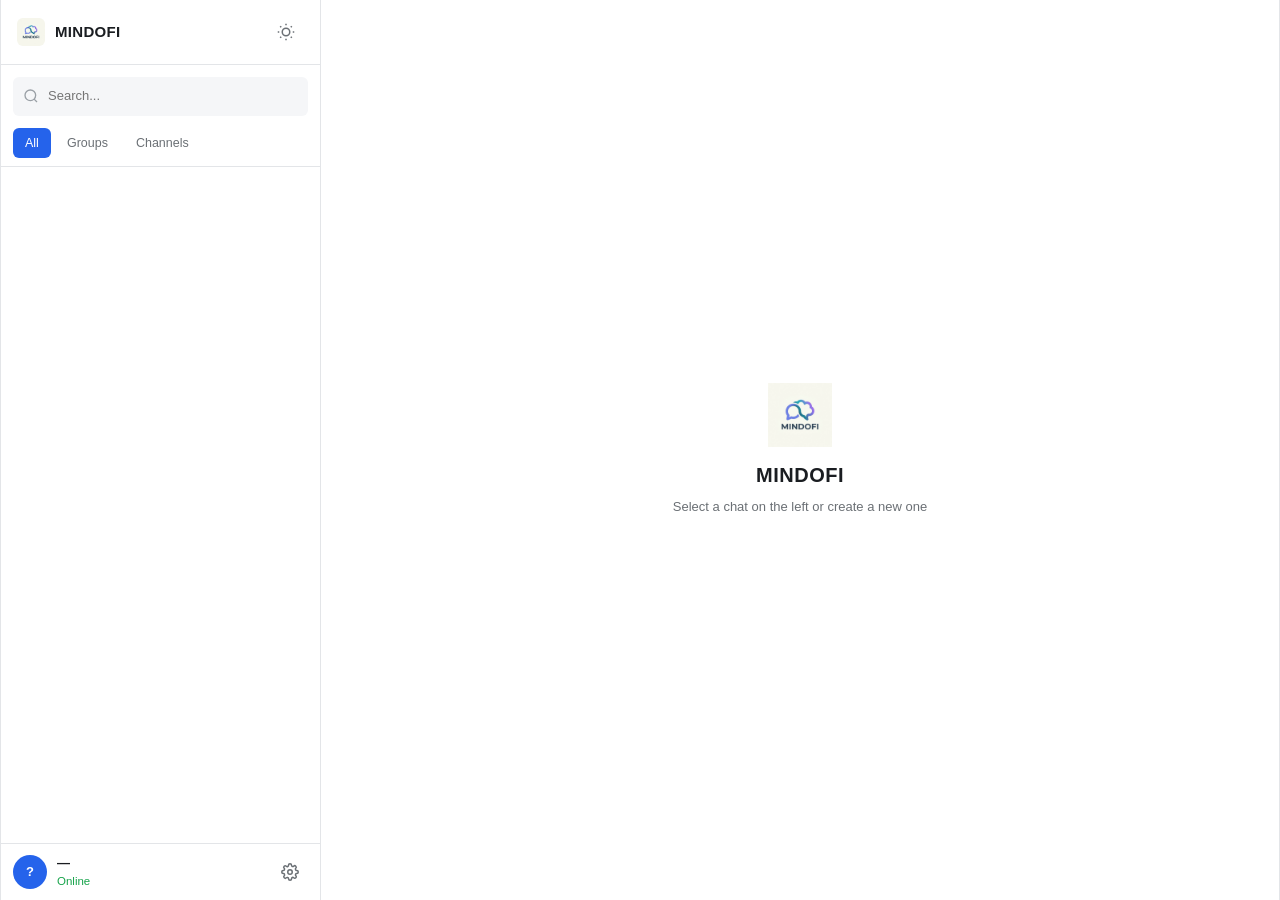
<file: app.html>
<!DOCTYPE html>
<html lang="en" data-theme="light">
<head>
  <meta charset="UTF-8">
  <meta name="viewport" content="width=device-width, initial-scale=1.0, user-scalable=no, viewport-fit=cover">
  <title>MINDOFI</title>
  <link rel="icon" type="image/png" href="logo.png">
  <style>
    /* ---------- БАЗА ---------- */
    :root {
      --bg: #ffffff;
      --bg-soft: #f5f6f8;
      --bg-elev: #ffffff;
      --border: #e3e5e8;
      --border-strong: #d1d4d8;
      --text: #1a1d21;
      --text-soft: #6b7075;
      --text-mute: #9aa0a6;
      --accent: #2563eb;
      --accent-hover: #1d4ed8;
      --danger: #dc2626;
      --ok: #16a34a;
      --radius: 10px;
      --radius-sm: 6px;
      --shadow: 0 1px 2px rgba(0,0,0,.04), 0 2px 6px rgba(0,0,0,.04);
    }
    [data-theme="dark"] {
      --bg: #16181b;
      --bg-soft: #1e2023;
      --bg-elev: #23262a;
      --border: #2e3236;
      --border-strong: #3a3f44;
      --text: #e8eaed;
      --text-soft: #a5aab0;
      --text-mute: #6f757b;
      --accent: #3b82f6;
      --accent-hover: #60a5fa;
      --danger: #ef4444;
      --ok: #22c55e;
      --shadow: 0 1px 2px rgba(0,0,0,.25), 0 2px 8px rgba(0,0,0,.25);
    }
    * { box-sizing: border-box; margin: 0; padding: 0; }
    html, body { height: 100%; }
    body {
      font-family: -apple-system, BlinkMacSystemFont, "Segoe UI", Roboto, Helvetica, Arial, sans-serif;
      background: var(--bg-soft);
      color: var(--text);
      font-size: 14px;
      line-height: 1.45;
      -webkit-font-smoothing: antialiased;
    }
    button { font: inherit; color: inherit; cursor: pointer; }
    input, textarea { font: inherit; color: inherit; }
    a { color: var(--accent); text-decoration: none; }
    svg { display: block; }

    /* ---------- КНОПКИ ---------- */
    .icon-btn {
      width: 36px; height: 36px;
      display: inline-flex; align-items: center; justify-content: center;
      background: transparent;
      border: 1px solid transparent;
      border-radius: var(--radius-sm);
      color: var(--text-soft);
      transition: background .12s, color .12s, border-color .12s;
    }
    .icon-btn:hover { background: var(--bg-soft); color: var(--text); }
    .icon-btn svg { width: 18px; height: 18px; }

    .btn-primary, .btn-secondary {
      width: 100%;
      padding: 10px 16px;
      border-radius: var(--radius-sm);
      border: 1px solid transparent;
      font-weight: 600;
      font-size: 13px;
      transition: background .12s, border-color .12s;
    }
    .btn-primary { background: var(--accent); color: #fff; }
    .btn-primary:hover { background: var(--accent-hover); }
    .btn-secondary { background: transparent; color: var(--text); border-color: var(--border-strong); }
    .btn-secondary:hover { background: var(--bg-soft); }

    /* ---------- МОБІЛЬНІ КНОПКИ ---------- */
    .mobile-menu-btn, .mobile-profile-btn {
      position: fixed; top: 10px; z-index: 60;
      width: 38px; height: 38px;
      border-radius: var(--radius-sm);
      background: var(--bg-elev);
      border: 1px solid var(--border);
      display: none; align-items: center; justify-content: center;
      color: var(--text);
      box-shadow: var(--shadow);
    }
    .mobile-menu-btn { left: 10px; }
    .mobile-profile-btn { right: 10px; }
    .mobile-menu-btn svg { width: 20px; height: 20px; }
    .mobile-profile-btn span { font-weight: 600; font-size: 13px; }

    /* ---------- КАРКАС ---------- */
    .app {
      display: flex;
      height: 100vh;
      max-width: 1400px;
      margin: 0 auto;
      background: var(--bg);
      border-left: 1px solid var(--border);
      border-right: 1px solid var(--border);
    }
    .sidebar-overlay {
      position: fixed; inset: 0;
      background: rgba(0,0,0,.35);
      opacity: 0; pointer-events: none;
      transition: opacity .2s;
      z-index: 40;
    }
    .sidebar-overlay.active { opacity: 1; pointer-events: auto; }

    /* ---------- SIDEBAR ---------- */
    .sidebar {
      width: 320px;
      flex-shrink: 0;
      display: flex;
      flex-direction: column;
      background: var(--bg);
      border-right: 1px solid var(--border);
    }
    .sidebar-header {
      display: flex; align-items: center; gap: 10px;
      padding: 14px 16px;
      border-bottom: 1px solid var(--border);
    }
    .sidebar-logo { width: 28px; height: 28px; border-radius: var(--radius-sm); }
    .sidebar-title { font-weight: 700; font-size: 15px; letter-spacing: .3px; flex: 1; }
    .sidebar-actions { display: flex; gap: 2px; }

    .search-box {
      position: relative;
      margin: 12px 12px 8px;
    }
    .search-box svg {
      position: absolute; left: 10px; top: 50%;
      transform: translateY(-50%);
      width: 16px; height: 16px;
      color: var(--text-mute);
    }
    .search-box input {
      width: 100%;
      padding: 9px 12px 9px 34px;
      background: var(--bg-soft);
      border: 1px solid transparent;
      border-radius: var(--radius-sm);
      outline: none;
      font-size: 13px;
      transition: border-color .12s, background .12s;
    }
    .search-box input:focus { border-color: var(--accent); background: var(--bg); }

    .tabs {
      display: flex;
      gap: 4px;
      padding: 4px 12px 8px;
      border-bottom: 1px solid var(--border);
    }
    .tab {
      padding: 6px 12px;
      font-size: 12.5px;
      font-weight: 500;
      color: var(--text-soft);
      border-radius: var(--radius-sm);
      cursor: pointer;
      transition: background .12s, color .12s;
    }
    .tab:hover { background: var(--bg-soft); color: var(--text); }
    .tab.active { background: var(--accent); color: #fff; }

    .chat-list { flex: 1; overflow-y: auto; padding: 6px; }
    .chat-list::-webkit-scrollbar { width: 6px; }
    .chat-list::-webkit-scrollbar-thumb { background: var(--border-strong); border-radius: 3px; }

    .sidebar-footer {
      display: flex; align-items: center; gap: 8px;
      padding: 10px 12px;
      border-top: 1px solid var(--border);
    }
    .me { display: flex; align-items: center; gap: 10px; flex: 1; cursor: pointer; min-width: 0; }
    .me-avatar {
      width: 34px; height: 34px;
      border-radius: 50%;
      background: var(--accent);
      color: #fff;
      display: flex; align-items: center; justify-content: center;
      font-weight: 600; font-size: 13px;
      flex-shrink: 0;
    }
    .me-info { min-width: 0; }
    .me-name { font-weight: 600; font-size: 13px; white-space: nowrap; overflow: hidden; text-overflow: ellipsis; }
    .me-status { font-size: 11.5px; color: var(--ok); }

    /* ---------- MAIN ---------- */
    .main {
      flex: 1;
      display: flex;
      flex-direction: column;
      min-width: 0;
      background: var(--bg);
    }

    .empty-state {
      flex: 1;
      display: flex; flex-direction: column;
      align-items: center; justify-content: center;
      gap: 8px;
      color: var(--text-soft);
      padding: 24px;
      text-align: center;
    }
    .empty-logo { width: 64px; height: 64px; opacity: .9; margin-bottom: 6px; }
    .empty-title { font-size: 20px; font-weight: 700; color: var(--text); letter-spacing: .5px; }
    .empty-text { font-size: 13px; max-width: 260px; }

    /* ---------- CHAT ---------- */
    .chat { flex: 1; display: flex; flex-direction: column; min-height: 0; }

    .chat-header {
      display: flex; align-items: center; gap: 10px;
      padding: 10px 14px;
      border-bottom: 1px solid var(--border);
      background: var(--bg);
    }
    .mobile-back-btn { display: none; }
    .chat-avatar {
      width: 38px; height: 38px;
      border-radius: 50%;
      background: var(--accent);
      color: #fff;
      display: flex; align-items: center; justify-content: center;
      font-weight: 600; font-size: 14px;
      cursor: pointer; flex-shrink: 0;
    }
    .chat-info { flex: 1; min-width: 0; cursor: pointer; }
    .chat-name { font-weight: 600; font-size: 14px; white-space: nowrap; overflow: hidden; text-overflow: ellipsis; }
    .chat-status { font-size: 12px; color: var(--text-soft); }
    .chat-actions { display: flex; gap: 2px; }

    .messages {
      flex: 1;
      overflow-y: auto;
      padding: 16px;
      background: var(--bg-soft);
      display: flex; flex-direction: column;
      gap: 6px;
    }
    .messages::-webkit-scrollbar { width: 6px; }
    .messages::-webkit-scrollbar-thumb { background: var(--border-strong); border-radius: 3px; }

    .recording-bar {
      display: flex; align-items: center; gap: 10px;
      padding: 10px 16px;
      background: var(--bg-elev);
      border-top: 1px solid var(--border);
      font-size: 13px;
      color: var(--text-soft);
    }
    .rec-dot {
      width: 10px; height: 10px; border-radius: 50%;
      background: var(--danger);
      animation: pulse 1s infinite;
    }
    @keyframes pulse { 50% { opacity: .35; } }
    .rec-timer { font-variant-numeric: tabular-nums; color: var(--text); font-weight: 600; }
    .rec-hint { margin-left: auto; font-size: 12px; color: var(--text-mute); }

    .input-bar {
      display: flex; align-items: flex-end; gap: 6px;
      padding: 10px 12px;
      background: var(--bg);
      border-top: 1px solid var(--border);
    }
    .input-wrapper { flex: 1; }
    .input-wrapper textarea {
      width: 100%;
      padding: 9px 12px;
      background: var(--bg-soft);
      border: 1px solid transparent;
      border-radius: var(--radius-sm);
      outline: none;
      resize: none;
      max-height: 120px;
      font-size: 13.5px;
      line-height: 1.4;
      transition: border-color .12s, background .12s;
    }
    .input-wrapper textarea:focus { border-color: var(--accent); background: var(--bg); }
    .send-btn {
      background: var(--accent); color: #fff;
      border-radius: var(--radius-sm);
    }
    .send-btn:hover { background: var(--accent-hover); color: #fff; }

    /* ---------- MODAL ---------- */
    .modal {
      position: fixed; inset: 0;
      background: rgba(0,0,0,.45);
      display: flex; align-items: center; justify-content: center;
      padding: 16px; z-index: 100;
    }
    .modal-content {
      background: var(--bg);
      border: 1px solid var(--border);
      border-radius: var(--radius);
      width: 100%;
      max-width: 420px;
      max-height: 90vh;
      overflow-y: auto;
      box-shadow: 0 10px 40px rgba(0,0,0,.18);
    }
    .modal-header {
      display: flex; align-items: center; justify-content: space-between;
      padding: 14px 18px;
      border-bottom: 1px solid var(--border);
      position: sticky; top: 0;
      background: var(--bg);
      z-index: 2;
    }
    .modal-header h3 { font-size: 15px; font-weight: 600; }

    .settings-modal-content { padding-bottom: 18px; }
    .settings-avatar-section {
      display: flex; flex-direction: column; align-items: center;
      gap: 6px; padding: 18px 18px 8px;
    }
    .settings-avatar {
      position: relative;
      width: 80px; height: 80px;
      border-radius: 50%;
      background: var(--accent);
      color: #fff;
      display: flex; align-items: center; justify-content: center;
      font-weight: 700; font-size: 26px;
      cursor: pointer;
      overflow: hidden;
    }
    .settings-avatar-overlay {
      position: absolute; inset: 0;
      background: rgba(0,0,0,.45);
      display: flex; align-items: center; justify-content: center;
      opacity: 0; transition: opacity .15s;
    }
    .settings-avatar:hover .settings-avatar-overlay { opacity: 1; }
    .settings-avatar-overlay svg { width: 22px; height: 22px; color: #fff; }
    .settings-hint { font-size: 11.5px; color: var(--text-mute); }

    .settings-field { padding: 8px 18px; }
    .settings-field label {
      display: block;
      font-size: 11.5px;
      font-weight: 600;
      color: var(--text-soft);
      text-transform: uppercase;
      letter-spacing: .4px;
      margin-bottom: 5px;
    }
    .settings-field input, .settings-field textarea {
      width: 100%;
      padding: 9px 12px;
      background: var(--bg-soft);
      border: 1px solid var(--border);
      border-radius: var(--radius-sm);
      outline: none;
      font-size: 13.5px;
      transition: border-color .12s;
    }
    .settings-field input:focus, .settings-field textarea:focus { border-color: var(--accent); }
    .settings-field textarea { resize: vertical; min-height: 64px; }
    .settings-counter { text-align: right; font-size: 11px; color: var(--text-mute); margin-top: 3px; }

    .settings-divider { height: 1px; background: var(--border); margin: 14px 18px; }
    .settings-section-title {
      padding: 0 18px 6px;
      font-size: 11.5px; font-weight: 700;
      text-transform: uppercase; letter-spacing: .6px;
      color: var(--text-soft);
    }
    .lang-picker { display: flex; gap: 6px; padding: 0 18px 6px; flex-wrap: wrap; }
    .lang-picker button {
      padding: 6px 12px;
      background: var(--bg-soft);
      border: 1px solid var(--border);
      border-radius: var(--radius-sm);
      font-size: 12px; font-weight: 600;
      color: var(--text-soft);
    }
    .lang-picker button:hover { border-color: var(--accent); color: var(--text); }
    .lang-picker button.active { background: var(--accent); color: #fff; border-color: var(--accent); }

    .settings-modal-content .btn-primary,
    .settings-modal-content .btn-secondary { width: calc(100% - 36px); margin: 8px 18px; }

    .settings-item {
      display: flex; align-items: center; justify-content: space-between;
      padding: 12px 18px;
      cursor: pointer;
      font-size: 13.5px;
      border-top: 1px solid var(--border);
    }
    .settings-item:hover { background: var(--bg-soft); }
    .settings-item span:last-child { color: var(--text-soft); font-size: 12.5px; }

    .settings-footer {
      text-align: center;
      font-size: 11px;
      color: var(--text-mute);
      padding: 14px 18px 4px;
      line-height: 1.8;
    }

    /* ---------- CALLS ---------- */
    .call-screen, .incoming-call {
      position: fixed; inset: 0;
      background: #0b0d10;
      color: #fff;
      z-index: 200;
      display: flex; flex-direction: column;
      align-items: center; justify-content: space-between;
      padding: 32px;
    }
    #remoteVideo {
      position: absolute; inset: 0;
      width: 100%; height: 100%;
      object-fit: cover;
      background: #0b0d10;
    }
    #localVideo {
      position: absolute; top: 16px; right: 16px;
      width: 120px; height: 160px;
      object-fit: cover;
      border-radius: var(--radius);
      border: 1px solid rgba(255,255,255,.15);
      background: #1a1d21;
      z-index: 3;
    }
    .call-info {
      position: relative; z-index: 2;
      display: flex; flex-direction: column; align-items: center;
      gap: 8px; margin-top: 40px;
    }
    .call-avatar {
      width: 96px; height: 96px;
      border-radius: 50%;
      background: var(--accent);
      display: flex; align-items: center; justify-content: center;
      font-weight: 700; font-size: 32px;
    }
    .call-name { font-size: 20px; font-weight: 600; }
    .call-status { font-size: 13px; color: rgba(255,255,255,.7); }
    .call-timer { font-variant-numeric: tabular-nums; font-size: 14px; color: rgba(255,255,255,.85); }

    .call-controls {
      position: relative; z-index: 2;
      display: flex; gap: 18px;
      margin-bottom: 16px;
    }
    .call-btn {
      width: 56px; height: 56px;
      border-radius: 50%;
      background: rgba(255,255,255,.12);
      border: 1px solid rgba(255,255,255,.15);
      color: #fff;
      display: flex; align-items: center; justify-content: center;
      transition: background .12s;
    }
    .call-btn:hover { background: rgba(255,255,255,.2); }
    .call-btn svg { width: 22px; height: 22px; }
    .call-btn.end { background: var(--danger); border-color: var(--danger); }
    .call-btn.end:hover { background: #b91c1c; }
    .call-btn.accept { background: var(--ok); border-color: var(--ok); }
    .call-btn.accept:hover { background: #15803d; }

    .incoming-content {
      display: flex; flex-direction: column; align-items: center;
      gap: 10px;
      margin: auto 0;
    }
    .incoming-controls { display: flex; gap: 24px; margin-top: 24px; }

    /* ---------- TOAST ---------- */
    .toast {
      position: fixed; bottom: 24px; left: 50%;
      transform: translate(-50%, 20px);
      background: var(--text);
      color: var(--bg);
      padding: 10px 18px;
      border-radius: var(--radius-sm);
      font-size: 13px;
      opacity: 0; pointer-events: none;
      transition: opacity .2s, transform .2s;
      z-index: 300;
      max-width: 90vw;
    }
    .toast.show { opacity: 1; transform: translate(-50%, 0); }

    /* ---------- МОБІЛЬНЕ ---------- */
    @media (max-width: 720px) {
      .mobile-menu-btn, .mobile-profile-btn { display: flex; }
      .app { border: none; }
      .sidebar {
        position: fixed; top: 0; left: 0; bottom: 0;
        width: 84%; max-width: 320px;
        transform: translateX(-100%);
        transition: transform .22s ease;
        z-index: 50;
        border-right: 1px solid var(--border);
      }
      .sidebar.open { transform: translateX(0); }
      .sidebar-header { padding-top: 56px; }
      .main { padding-top: 0; }
      .chat-header { padding-top: 56px; padding-left: 56px; padding-right: 56px; }
      .mobile-back-btn { display: inline-flex; position: absolute; left: 10px; top: 56px; }
      .empty-state { padding-top: 80px; }
    }
    @media (max-width: 420px) {
      .sidebar { width: 92%; }
    }
  </style>
</head>
<body>

<button class="mobile-menu-btn" onclick="toggleSidebar()" aria-label="Menu">
  <svg viewBox="0 0 24 24" fill="none" stroke="currentColor" stroke-width="2.2">
    <line x1="3" y1="6" x2="21" y2="6"/>
    <line x1="3" y1="12" x2="21" y2="12"/>
    <line x1="3" y1="18" x2="21" y2="18"/>
  </svg>
</button>

<button class="mobile-profile-btn" id="mobileProfileBtn" onclick="openSettingsModal()" aria-label="Profile">
  <span id="mobileProfileAvatar">?</span>
</button>

<div class="sidebar-overlay" id="sidebarOverlay" onclick="toggleSidebar()"></div>

<div id="app" class="app">

  <aside class="sidebar" id="sidebar">
    <div class="sidebar-header">
      <img src="logo.png" alt="MINDOFI" class="sidebar-logo">
      <span class="sidebar-title">MINDOFI</span>
      <div class="sidebar-actions">
        <button class="icon-btn" title="Theme" data-i18n-title="btn_theme" onclick="toggleTheme()">
          <svg viewBox="0 0 24 24" fill="none" stroke="currentColor" stroke-width="2">
            <circle cx="12" cy="12" r="5"/>
            <path d="M12 1v2M12 21v2M4.22 4.22l1.42 1.42M18.36 18.36l1.42 1.42M1 12h2M21 12h2M4.22 19.78l1.42-1.42M18.36 5.64l1.42-1.42"/>
          </svg>
        </button>
      </div>
    </div>

    <div class="search-box">
      <svg viewBox="0 0 24 24" fill="none" stroke="currentColor" stroke-width="2">
        <circle cx="11" cy="11" r="8"/>
        <path d="m21 21-4.35-4.35"/>
      </svg>
      <input id="searchInput" placeholder="Search..." data-i18n-ph="search" oninput="filterChats(this.value)">
    </div>

    <div class="tabs">
      <div class="tab active" data-tab="all" data-i18n="tab_all" onclick="switchTab('all')">All</div>
      <div class="tab" data-tab="groups" data-i18n="tab_groups" onclick="switchTab('groups')">Groups</div>
      <div class="tab" data-tab="channels" data-i18n="tab_channels" onclick="switchTab('channels')">Channels</div>
    </div>

    <div class="chat-list" id="chatList"></div>

    <div class="sidebar-footer">
      <div class="me" onclick="openSettingsModal()">
        <div class="me-avatar" id="meAvatar">?</div>
        <div class="me-info">
          <div class="me-name" id="meName">—</div>
          <div class="me-status" id="meStatus" data-i18n="status_online">Online</div>
        </div>
      </div>
      <button class="icon-btn" onclick="openSettingsModal()">
        <svg viewBox="0 0 24 24" fill="none" stroke="currentColor" stroke-width="2">
          <circle cx="12" cy="12" r="3"/>
          <path d="M19.4 15a1.65 1.65 0 00.33 1.82l.06.06a2 2 0 010 2.83 2 2 0 01-2.83 0l-.06-.06a1.65 1.65 0 00-1.82-.33 1.65 1.65 0 00-1 1.51V21a2 2 0 01-4 0v-.09A1.65 1.65 0 009 19.4a1.65 1.65 0 00-1.82.33l-.06.06a2 2 0 01-2.83-2.83l.06-.06A1.65 1.65 0 004.68 15a1.65 1.65 0 00-1.51-1H3a2 2 0 010-4h.09A1.65 1.65 0 004.6 9a1.65 1.65 0 00-.33-1.82l-.06-.06a2 2 0 012.83-2.83l.06.06A1.65 1.65 0 009 4.68a1.65 1.65 0 001-1.51V3a2 2 0 014 0v.09a1.65 1.65 0 001 1.51 1.65 1.65 0 001.82-.33l.06-.06a2 2 0 012.83 2.83l-.06.06A1.65 1.65 0 0019.4 9a1.65 1.65 0 001.51 1H21a2 2 0 010 4h-.09a1.65 1.65 0 00-1.51 1z"/>
        </svg>
      </button>
    </div>
  </aside>

  <main class="main" id="mainArea">

    <div class="empty-state" id="emptyState">
      <img src="logo.png" alt="MINDOFI" class="empty-logo">
      <div class="empty-title">MINDOFI</div>
      <div class="empty-text" data-i18n="empty_text">Select a chat on the left or create a new one</div>
    </div>

    <div class="chat" id="chatArea" style="display:none">
      <div class="chat-header">
        <button class="icon-btn mobile-back-btn" onclick="toggleSidebar()">
          <svg viewBox="0 0 24 24" fill="none" stroke="currentColor" stroke-width="2.2">
            <path d="M19 12H5M12 5l-7 7 7 7"/>
          </svg>
        </button>
        <div class="chat-avatar" id="chatAvatar" onclick="openProfile()">?</div>
        <div class="chat-info" onclick="openProfile()">
          <div class="chat-name" id="chatName">—</div>
          <div class="chat-status" id="chatStatus"></div>
        </div>
        <div class="chat-actions">
          <button class="icon-btn" title="Audio call" data-i18n-title="btn_audio_call" onclick="initCall('audio')">
            <svg viewBox="0 0 24 24" fill="none" stroke="currentColor" stroke-width="2">
              <path d="M22 16.92v3a2 2 0 01-2.18 2 19.79 19.79 0 01-8.63-3.07A19.5 19.5 0 013.07 9.81 19.79 19.79 0 01.4 1.13 2 2 0 012 0h3a2 2 0 012 1.72 12.84 12.84 0 00.7 2.81 2 2 0 01-.45 2.11L6.09 7.91a16 16 0 006 6z"/>
            </svg>
          </button>
          <button class="icon-btn" title="Video call" data-i18n-title="btn_video_call" onclick="initCall('video')">
            <svg viewBox="0 0 24 24" fill="none" stroke="currentColor" stroke-width="2">
              <polygon points="23 7 16 12 23 17 23 7"/>
              <rect x="1" y="5" width="15" height="14" rx="2"/>
            </svg>
          </button>
        </div>
      </div>

      <div class="messages" id="messages"></div>

      <div class="recording-bar" id="recordingBar" style="display:none">
        <div class="rec-dot"></div>
        <span data-i18n="recording">Recording</span>
        <span class="rec-timer" id="recordingTimer">0:00</span>
        <span class="rec-hint" data-i18n="rec_hint">Release to send</span>
      </div>

      <div class="input-bar">
        <button class="icon-btn" title="Attach file" data-i18n-title="btn_attach" onclick="document.getElementById('fileInput').click()">
          <svg viewBox="0 0 24 24" fill="none" stroke="currentColor" stroke-width="2">
            <path d="M21.44 11.05l-9.19 9.19a6 6 0 01-8.49-8.49l9.19-9.19a4 4 0 015.66 5.66l-9.2 9.19a2 2 0 01-2.83-2.83l8.49-8.48"/>
          </svg>
        </button>
        <input type="file" id="fileInput" style="display:none" onchange="onFilePick(this)">

        <button class="icon-btn" title="Hold to record" data-i18n-title="btn_voice" id="voiceBtn" type="button">
          <svg viewBox="0 0 24 24" fill="none" stroke="currentColor" stroke-width="2">
            <path d="M12 1a3 3 0 00-3 3v8a3 3 0 006 0V4a3 3 0 00-3-3z"/>
            <path d="M19 10v2a7 7 0 01-14 0v-2"/>
            <line x1="12" y1="19" x2="12" y2="23"/>
            <line x1="8" y1="23" x2="16" y2="23"/>
          </svg>
        </button>

        <div class="input-wrapper">
          <textarea id="messageInput" rows="1" placeholder="Message..." data-i18n-ph="message_placeholder"></textarea>
        </div>

        <button class="icon-btn send-btn" onclick="sendMessage()">
          <svg viewBox="0 0 24 24" fill="none" stroke="currentColor" stroke-width="2.2">
            <line x1="22" y1="2" x2="11" y2="13"/>
            <polygon points="22 2 15 22 11 13 2 9 22 2"/>
          </svg>
        </button>
      </div>
    </div>
  </main>
</div>

<!-- MODAL: PROFILE -->
<div class="modal" id="settingsModal" style="display:none">
  <div class="modal-content settings-modal-content">
    <div class="modal-header">
      <h3 data-i18n="profile">Profile</h3>
      <button class="icon-btn" onclick="closeModal('settingsModal')">✕</button>
    </div>

    <div class="settings-avatar-section">
      <div class="settings-avatar"
</file>
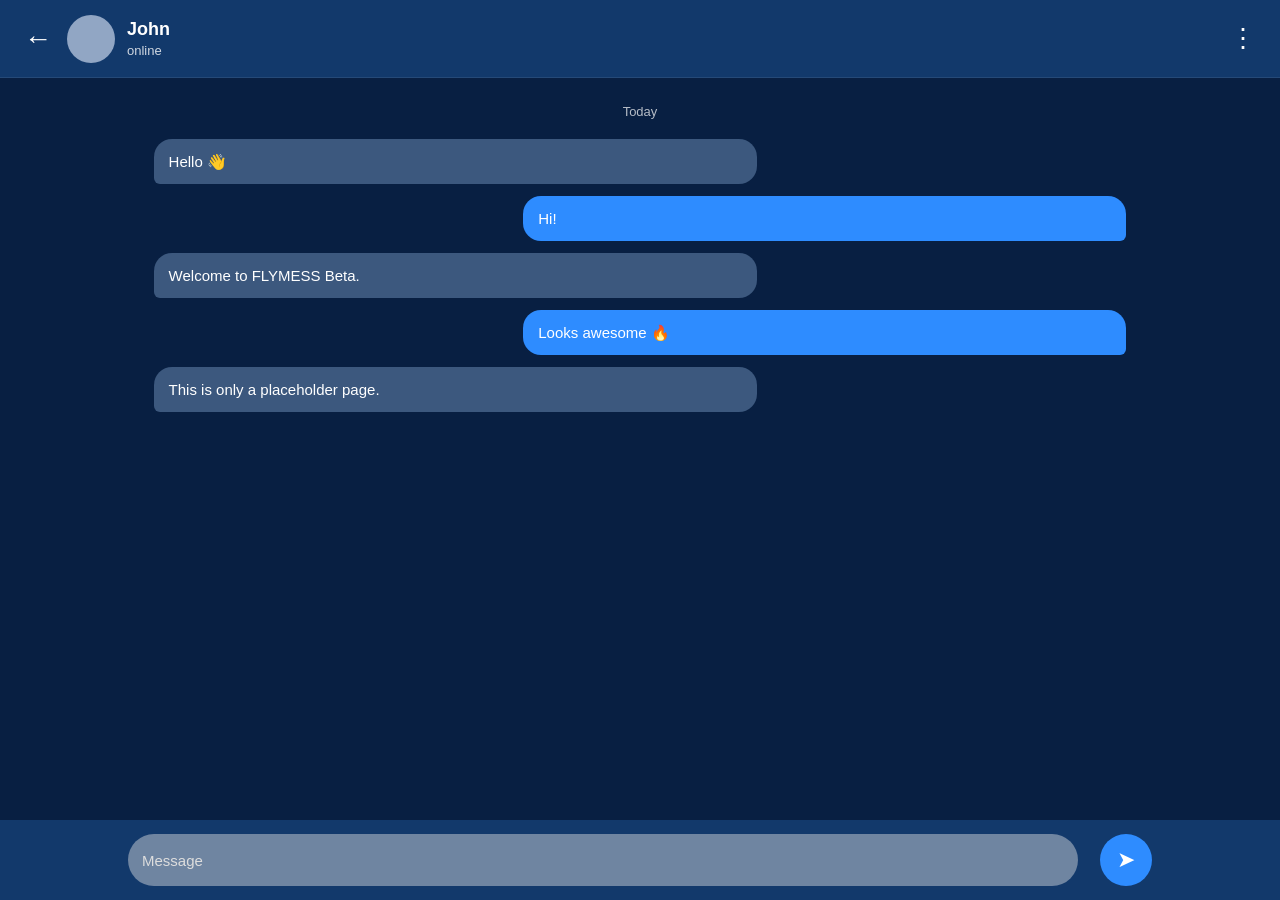
<file: chat.html>
<!DOCTYPE html>
<html lang="en">
<head>
<link rel="stylesheet" href="chat.css">
<meta charset="UTF-8">
<meta name="viewport" content="width=device-width, initial-scale=1.0">
<title>FLYMESS Chat</title>
<link rel="stylesheet" href="pc.css">
</head>

<body>

<div class="app">

<div class="top">

<div class="back" onclick="history.back()">←</div>

<div class="avatar"></div>

<div class="info">
<div class="name">John</div>
<div class="status">online</div>
</div>

<div class="menu">⋮</div>

</div>

<div class="chat">

<div class="date">Today</div>

<div class="msg left">
Hello 👋
</div>

<div class="msg right">
Hi!
</div>

<div class="msg left">
Welcome to FLYMESS Beta.
</div>

<div class="msg right">
Looks awesome 🔥
</div>

<div class="msg left">
This is only a placeholder page.
</div>

</div>

<div class="bottom">

<input type="text" placeholder="Message">

<button class="send">➤</button>

</div>

</div>

<script>
const params=new URLSearchParams(location.search);
const user=params.get('user');
if(user){document.querySelector('.top .name').textContent=user;document.title='FLYMESS - '+user;}
</script>
<script src="desktop.js"></script>
</body>
</html>
</file>
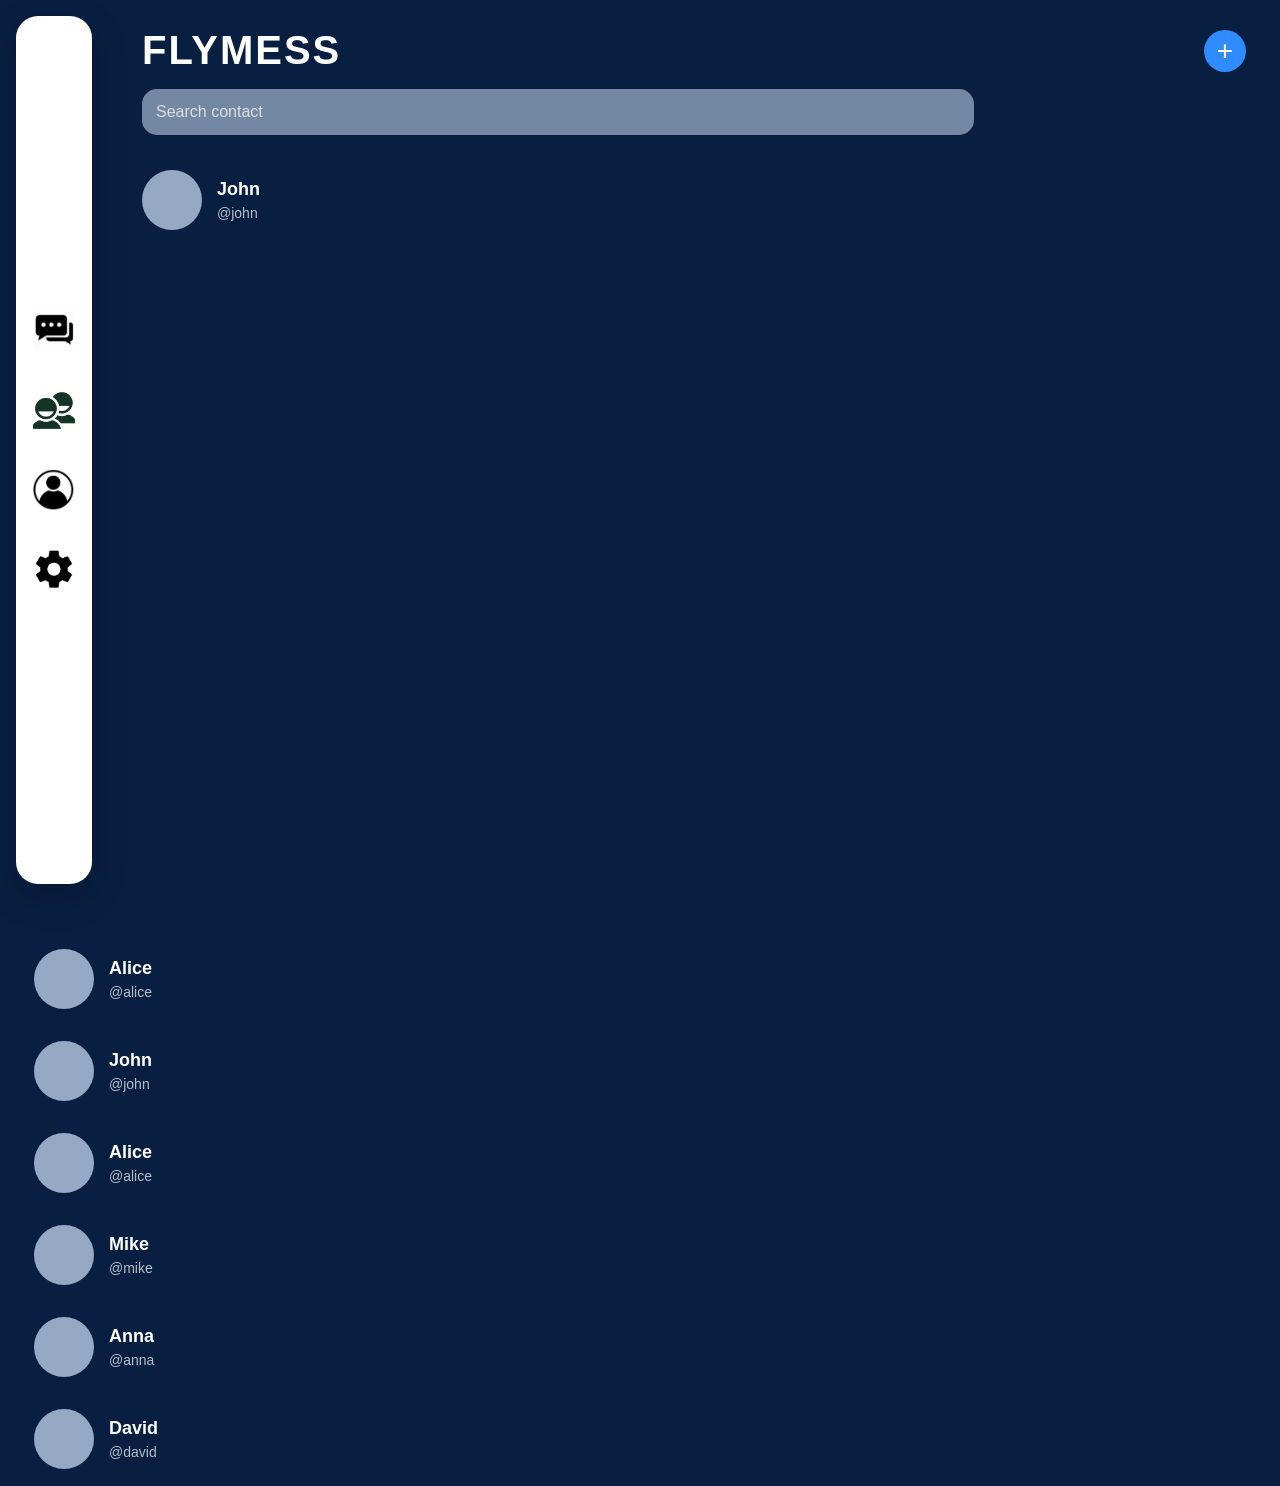
<file: contacts.html>
<!DOCTYPE html>
<html lang="en">
<head>
<meta charset="UTF-8">
<meta name="viewport" content="width=device-width, initial-scale=1.0">
<title>FLYMESS Contacts</title>
<link rel="stylesheet" href="contacts.css">
<link rel="stylesheet" href="pc.css">
</head>
<body>

<div class="app">

<header>
<div class="logo">FLYMESS</div>
<div class="add">+</div>
</header>

<div class="search">
<input placeholder="Search contact">
</div>

<a class="contact" href="chat.html?user=John">
<div class="avatar"></div>
<div class="info">
<div class="name">John</div>
<div class="user">@john</div>
</div>
</div>
</a>

<a class="contact" href="chat.html?user=John">
<div class="avatar"></div>
<div class="info">
<div class="name">Alice</div>
<div class="user">@alice</div>
</div>
</div></a>

<a class="contact" href="chat.html?user=John">
<div class="avatar"></div><div class="info"><div class="name">John</div><div class="user">@john</div></div>
</a>
<a class="contact" href="chat.html?user=Alice">
<div class="avatar"></div><div class="info"><div class="name">Alice</div><div class="user">@alice</div></div>
</a>
<a class="contact" href="chat.html?user=Mike">
<div class="avatar"></div><div class="info"><div class="name">Mike</div><div class="user">@mike</div></div>
</a>
<a class="contact" href="chat.html?user=Anna">
<div class="avatar"></div><div class="info"><div class="name">Anna</div><div class="user">@anna</div></div>
</a>
<a class="contact" href="chat.html?user=David">
<div class="avatar"></div><div class="info"><div class="name">David</div><div class="user">@david</div></div>
</a>

<div class="bottom">

<a href="index.html">
<img src="chats.png" width="50px" height="50px">
</a>

<a href="contacts.html">
<img src="contactf.png" width="50px" height="50px">
</a>

<a href="profile.html">
<img src="profile.png" width="50px" height="50px">
</a>

<a href="settings.html">
<img src="settings.png" width="50px" height="50px">
</a>

</div>

</div>


</div>

<script src="desktop.js"></script>
</body>
</html>
</file>
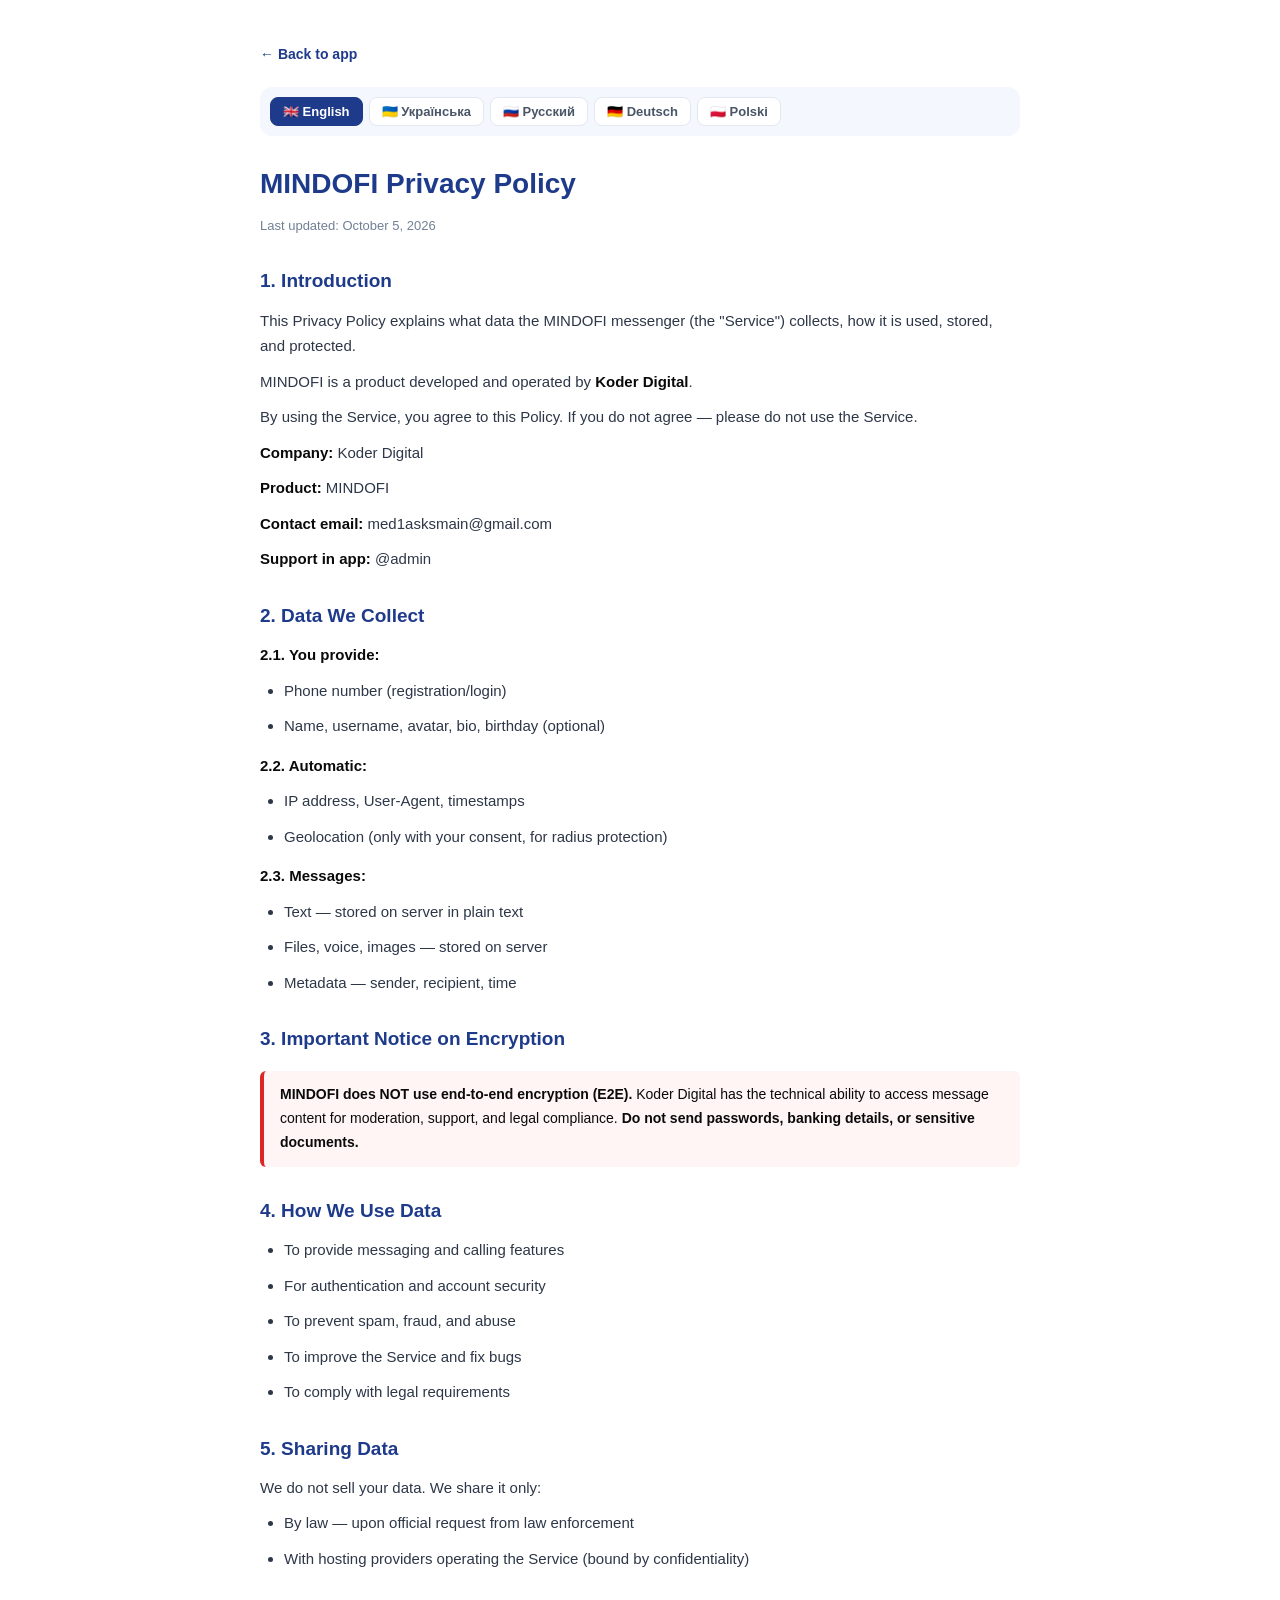
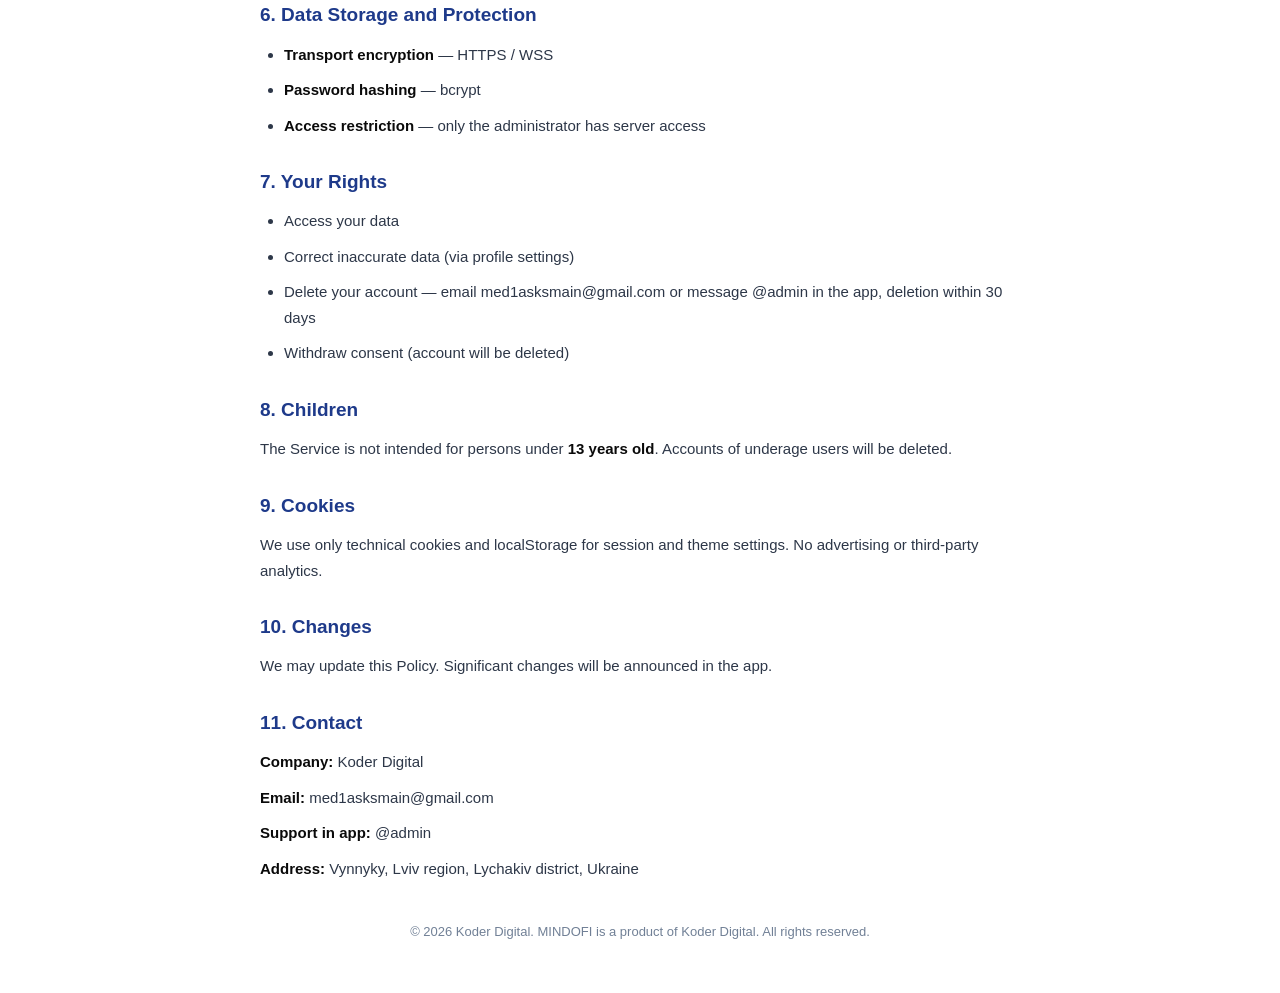
<file: privacy.html>
<!DOCTYPE html>
<html lang="en">
<head>
<meta charset="UTF-8">
<meta name="viewport" content="width=device-width, initial-scale=1.0">
<title>Privacy Policy — MINDOFI</title>
<link rel="icon" type="image/png" href="logo.png">
<style>
  * { box-sizing: border-box; margin: 0; padding: 0; }
  body {
    font-family: -apple-system, BlinkMacSystemFont, "Segoe UI", Roboto, sans-serif;
    background: #ffffff; color: #0a0a0a;
    line-height: 1.7; padding: 40px 20px;
    max-width: 800px; margin: 0 auto;
  }
  h1 { color: #1e3a8a; font-size: 28px; margin-bottom: 8px; }
  h2 { color: #1e3a8a; font-size: 19px; margin-top: 28px; margin-bottom: 10px; }
  p, li { font-size: 15px; margin-bottom: 10px; color: #2d3748; }
  ul { padding-left: 24px; margin-bottom: 14px; }
  .date { color: #718096; font-size: 13px; margin-bottom: 20px; }
  .back { display: inline-block; margin-bottom: 20px; color: #1e3a8a; text-decoration: none; font-weight: 600; font-size: 14px; }
  .back:hover { text-decoration: underline; }
  .warning {
    background: #fff5f5; border-left: 4px solid #dc2626;
    padding: 12px 16px; border-radius: 6px;
    margin: 16px 0; font-size: 14px;
  }
  strong { color: #0a0a0a; }
  .lang-switch {
    display: flex; flex-wrap: wrap; gap: 6px;
    margin-bottom: 24px; padding: 10px;
    background: #f5f7ff; border-radius: 12px;
  }
  .lang-switch button {
    padding: 6px 12px; border-radius: 8px;
    border: 1.5px solid #e2e8f0; background: #ffffff;
    color: #4a5568; font-size: 13px; font-weight: 600;
    cursor: pointer; font-family: inherit;
    transition: all 0.15s;
  }
  .lang-switch button:hover { border-color: #1e3a8a; color: #1e3a8a; }
  .lang-switch button.active { background: #1e3a8a; color: #fff; border-color: #1e3a8a; }
</style>
</head>
<body>

<a href="app.html" class="back" id="backLink">← Back to app</a>

<div class="lang-switch" id="langSwitch">
  <button data-lang="en" class="active">🇬🇧 English</button>
  <button data-lang="uk">🇺🇦 Українська</button>
  <button data-lang="ru">🇷🇺 Русский</button>
  <button data-lang="de">🇩🇪 Deutsch</button>
  <button data-lang="pl">🇵🇱 Polski</button>
</div>

<div id="content"></div>

<script>
const CONTACT = {
  email: "med1asksmain@gmail.com",
  support: "@admin",
  company: "Koder Digital",
  product: "MINDOFI",
  address: {
    en: "Vynnyky, Lviv region, Lychakiv district, Ukraine",
    uk: "м. Винники, Львівська область, Личаківський район",
    ru: "г. Винники, Львовская область, Личаковский район",
    de: "Vynnyky, Region Lwiw, Bezirk Lychakiw, Ukraine",
    pl: "Wynnyky, obwód lwowski, rejon łyczakowski, Ukraina"
  }
};

const T = {
  en: {
    back: "← Back to app",
    title: "MINDOFI Privacy Policy",
    date: "Last updated: October 5, 2026",
    sections: [
      { h: "1. Introduction", b: `<p>This Privacy Policy explains what data the MINDOFI messenger (the "Service") collects, how it is used, stored, and protected.</p><p>MINDOFI is a product developed and operated by <strong>${CONTACT.company}</strong>.</p><p>By using the Service, you agree to this Policy. If you do not agree — please do not use the Service.</p><p><strong>Company:</strong> ${CONTACT.company}</p><p><strong>Product:</strong> ${CONTACT.product}</p><p><strong>Contact email:</strong> ${CONTACT.email}</p><p><strong>Support in app:</strong> ${CONTACT.support}</p>` },
      { h: "2. Data We Collect", b: `<p><strong>2.1. You provide:</strong></p><ul><li>Phone number (registration/login)</li><li>Name, username, avatar, bio, birthday (optional)</li></ul><p><strong>2.2. Automatic:</strong></p><ul><li>IP address, User-Agent, timestamps</li><li>Geolocation (only with your consent, for radius protection)</li></ul><p><strong>2.3. Messages:</strong></p><ul><li>Text — stored on server in plain text</li><li>Files, voice, images — stored on server</li><li>Metadata — sender, recipient, time</li></ul>` },
      { h: "3. Important Notice on Encryption", b: `<div class="warning"><strong>MINDOFI does NOT use end-to-end encryption (E2E).</strong> ${CONTACT.company} has the technical ability to access message content for moderation, support, and legal compliance. <strong>Do not send passwords, banking details, or sensitive documents.</strong></div>` },
      { h: "4. How We Use Data", b: `<ul><li>To provide messaging and calling features</li><li>For authentication and account security</li><li>To prevent spam, fraud, and abuse</li><li>To improve the Service and fix bugs</li><li>To comply with legal requirements</li></ul>` },
      { h: "5. Sharing Data", b: `<p>We do not sell your data. We share it only:</p><ul><li>By law — upon official request from law enforcement</li><li>With hosting providers operating the Service (bound by confidentiality)</li></ul>` },
      { h: "6. Data Storage and Protection", b: `<ul><li><strong>Transport encryption</strong> — HTTPS / WSS</li><li><strong>Password hashing</strong> — bcrypt</li><li><strong>Access restriction</strong> — only the administrator has server access</li></ul>` },
      { h: "7. Your Rights", b: `<ul><li>Access your data</li><li>Correct inaccurate data (via profile settings)</li><li>Delete your account — email ${CONTACT.email} or message ${CONTACT.support} in the app, deletion within 30 days</li><li>Withdraw consent (account will be deleted)</li></ul>` },
      { h: "8. Children", b: `<p>The Service is not intended for persons under <strong>13 years old</strong>. Accounts of underage users will be deleted.</p>` },
      { h: "9. Cookies", b: `<p>We use only technical cookies and localStorage for session and theme settings. No advertising or third-party analytics.</p>` },
      { h: "10. Changes", b: `<p>We may update this Policy. Significant changes will be announced in the app.</p>` },
      { h: "11. Contact", b: `<p><strong>Company:</strong> ${CONTACT.company}</p><p><strong>Email:</strong> ${CONTACT.email}</p><p><strong>Support in app:</strong> ${CONTACT.support}</p><p><strong>Address:</strong> ${CONTACT.address.en}</p>` }
    ],
    footer: `© 2026 ${CONTACT.company}. MINDOFI is a product of ${CONTACT.company}. All rights reserved.`
  },
  uk: {
    back: "← Назад у додаток",
    title: "Політика конфіденційності MINDOFI",
    date: "Останнє оновлення: 5 жовтня 2026 р.",
    sections: [
      { h: "1. Загальні положення", b: `<p>Ця Політика конфіденційності описує, які дані збирає месенджер MINDOFI (далі — «Сервіс»), як вони використовуються, зберігаються та захищаються.</p><p>MINDOFI — продукт, який розробляє та яким керує компанія <strong>${CONTACT.company}</strong>.</p><p>Використовуючи Сервіс, ви погоджуєтесь з цією Політикою. Якщо не згодні — не використовуйте Сервіс.</p><p><strong>Компанія:</strong> ${CONTACT.company}</p><p><strong>Продукт:</strong> ${CONTACT.product}</p><p><strong>Email:</strong> ${CONTACT.email}</p><p><strong>Підтримка в додатку:</strong> ${CONTACT.support}</p>` },
      { h: "2. Які дані ми збираємо", b: `<p><strong>2.1. Ви надаєте:</strong></p><ul><li>Номер телефону (реєстрація/вхід)</li><li>Ім'я, username, аватар, біо, дата народження (за бажанням)</li></ul><p><strong>2.2. Автоматично:</strong></p><ul><li>IP-адреса, User-Agent, час дій</li><li>Геолокація (лише за вашою згодою, для захисту по радіусу)</li></ul><p><strong>2.3. Повідомлення:</strong></p><ul><li>Текстові — зберігаються на сервері у відкритому вигляді</li><li>Файли, голосові, зображення — на сервері</li><li>Метадані — відправник, отримувач, час</li></ul>` },
      { h: "3. Важливо про шифрування", b: `<div class="warning"><strong>MINDOFI НЕ використовує наскрізне шифрування (E2E).</strong> Компанія ${CONTACT.company} має технічну можливість доступу до вмісту повідомлень для модерації, підтримки та виконання вимог закону. <strong>Не надсилайте паролі, банківські дані та конфіденційні документи.</strong></div>` },
      { h: "4. Як ми використовуємо дані", b: `<ul><li>Для обміну повідомленнями та дзвінками</li><li>Для автентифікації та захисту акаунта</li><li>Для запобігання спаму й шахрайству</li><li>Для покращення Сервісу</li><li>Для виконання вимог закону</li></ul>` },
      { h: "5. Передача даних", b: `<p>Ми не продаємо ваші дані. Передаємо лише:</p><ul><li>На вимогу закону — за офіційним запитом правоохоронних органів</li><li>Хостинг-провайдерам (зобов'язані дотримуватись конфіденційності)</li></ul>` },
      { h: "6. Зберігання та захист", b: `<ul><li><strong>Шифрування каналу</strong> — HTTPS / WSS</li><li><strong>Хешування паролів</strong> — bcrypt</li><li><strong>Обмеження доступу</strong> — лише адміністратор має доступ до сервера</li></ul>` },
      { h: "7. Ваші права", b: `<ul><li>Доступ до своїх даних</li><li>Виправлення неточних даних (у налаштуваннях)</li><li>Видалення акаунта — напишіть на ${CONTACT.email} або ${CONTACT.support} у додатку, видалення протягом 30 днів</li><li>Відкликання згоди (акаунт буде видалено)</li></ul>` },
      { h: "8. Діти", b: `<p>Сервіс не призначений для осіб молодше <strong>13 років</strong>. Акаунти неповнолітніх будуть видалені.</p>` },
      { h: "9. Cookies", b: `<p>Використовуємо лише технічні cookies та localStorage для сесії й теми. Без реклами та сторонньої аналітики.</p>` },
      { h: "10. Зміни", b: `<p>Ми можемо оновлювати Політику. Про суттєві зміни повідомимо у додатку.</p>` },
      { h: "11. Контакти", b: `<p><strong>Компанія:</strong> ${CONTACT.company}</p><p><strong>Email:</strong> ${CONTACT.email}</p><p><strong>Підтримка в додатку:</strong> ${CONTACT.support}</p><p><strong>Адреса:</strong> ${CONTACT.address.uk}</p>` }
    ],
    footer: `© 2026 ${CONTACT.company}. MINDOFI — продукт компанії ${CONTACT.company}. Усі права захищені.`
  },
  ru: {
    back: "← Назад в приложение",
    title: "Политика конфиденциальности MINDOFI",
    date: "Дата последнего обновления: 5 октября 2026 г.",
    sections: [
      { h: "1. Общие положения", b: `<p>Настоящая Политика конфиденциальности описывает, какие данные собирает мессенджер MINDOFI (далее — «Сервис»), как они используются, хранятся и защищаются.</p><p>MINDOFI — продукт, который разрабатывает и которым управляет компания <strong>${CONTACT.company}</strong>.</p><p>Используя Сервис, вы соглашаетесь с настоящей Политикой. Если не согласны — не используйте Сервис.</p><p><strong>Компания:</strong> ${CONTACT.company}</p><p><strong>Продукт:</strong> ${CONTACT.product}</p><p><strong>Email:</strong> ${CONTACT.email}</p><p><strong>Поддержка в приложении:</strong> ${CONTACT.support}</p>` },
      { h: "2. Какие данные мы собираем", b: `<p><strong>2.1. Вы предоставляете:</strong></p><ul><li>Номер телефона (регистрация/вход)</li><li>Имя, username, аватар, био, дата рождения (по желанию)</li></ul><p><strong>2.2. Автоматически:</strong></p><ul><li>IP-адрес, User-Agent, время действий</li><li>Геолокация (только с вашего согласия, для защиты по радиусу)</li></ul><p><strong>2.3. Сообщения:</strong></p><ul><li>Текстовые — хранятся на сервере в открытом виде</li><li>Файлы, голосовые, изображения — на сервере</li><li>Метаданные — отправитель, получатель, время</li></ul>` },
      { h: "3. Важно о шифровании", b: `<div class="warning"><strong>MINDOFI НЕ использует сквозное шифрование (E2E).</strong> Компания ${CONTACT.company} имеет техническую возможность доступа к содержимому сообщений для модерации, поддержки и выполнения требований законодательства. <strong>Не отправляйте пароли, банковские данные и конфиденциальные документы.</strong></div>` },
      { h: "4. Как мы используем данные", b: `<ul><li>Для обмена сообщениями и звонками</li><li>Для аутентификации и защиты аккаунта</li><li>Для предотвращения спама и мошенничества</li><li>Для улучшения Сервиса</li><li>Для соблюдения требований закона</li></ul>` },
      { h: "5. Передача данных", b: `<p>Мы не продаём ваши данные. Передаём только:</p><ul><li>По требованию закона — по официальному запросу правоохранительных органов</li><li>Хостинг-провайдерам (обязаны соблюдать конфиденциальность)</li></ul>` },
      { h: "6. Хранение и защита", b: `<ul><li><strong>Шифрование канала</strong> — HTTPS / WSS</li><li><strong>Хеширование паролей</strong> — bcrypt</li><li><strong>Ограничение доступа</strong> — только администратор имеет доступ к серверу</li></ul>` },
      { h: "7. Ваши права", b: `<ul><li>Доступ к своим данным</li><li>Исправление неточных данных (в настройках)</li><li>Удаление аккаунта — напишите на ${CONTACT.email} или ${CONTACT.support} в приложении, удаление в течение 30 дней</li><li>Отзыв согласия (аккаунт будет удалён)</li></ul>` },
      { h: "8. Дети", b: `<p>Сервис не предназначен для лиц младше <strong>13 лет</strong>. Аккаунты несовершеннолетних будут удалены.</p>` },
      { h: "9. Cookies", b: `<p>Используем только технические cookies и localStorage для сессии и темы. Без рекламы и сторонней аналитики.</p>` },
      { h: "10. Изменения", b: `<p>Мы можем обновлять Политику. О существенных изменениях уведомим в приложении.</p>` },
      { h: "11. Контакты", b: `<p><strong>Компания:</strong> ${CONTACT.company}</p><p><strong>Email:</strong> ${CONTACT.email}</p><p><strong>Поддержка в приложении:</strong> ${CONTACT.support}</p><p><strong>Адрес:</strong> ${CONTACT.address.ru}</p>` }
    ],
    footer: `© 2026 ${CONTACT.company}. MINDOFI — продукт компании ${CONTACT.company}. Все права защищены.`
  },
  de: {
    back: "← Zurück zur App",
    title: "MINDOFI Datenschutzerklärung",
    date: "Zuletzt aktualisiert: 5. Oktober 2026",
    sections: [
      { h: "1. Allgemeines", b: `<p>Diese Datenschutzerklärung erläutert, welche Daten der MINDOFI-Messenger (der „Dienst") sammelt, wie sie verwendet, gespeichert und geschützt werden.</p><p>MINDOFI ist ein Produkt, das von <strong>${CONTACT.company}</strong> entwickelt und betrieben wird.</p><p>Durch die Nutzung des Dienstes stimmen Sie dieser Erklärung zu. Wenn Sie nicht zustimmen, nutzen Sie den Dienst bitte nicht.</p><p><strong>Unternehmen:</strong> ${CONTACT.company}</p><p><strong>Produkt:</strong> ${CONTACT.product}</p><p><strong>E-Mail:</strong> ${CONTACT.email}</p><p><strong>Support in der App:</strong> ${CONTACT.support}</p>` },
      { h: "2. Welche Daten wir sammeln", b: `<p><strong>2.1. Von Ihnen bereitgestellt:</strong></p><ul><li>Telefonnummer (Registrierung/Login)</li><li>Name, Username, Avatar, Bio, Geburtsdatum (optional)</li></ul><p><strong>2.2. Automatisch:</strong></p><ul><li>IP-Adresse, User-Agent, Zeitstempel</li><li>Geolokation (nur mit Ihrer Zustimmung, für Radius-Schutz)</li></ul><p><strong>2.3. Nachrichten:</strong></p><ul><li>Text — auf dem Server im Klartext gespeichert</li><li>Dateien, Sprachnachrichten, Bilder — auf dem Server</li><li>Metadaten — Absender, Empfänger, Zeit</li></ul>` },
      { h: "3. Wichtig zur Verschlüsselung", b: `<div class="warning"><strong>MINDOFI verwendet KEINE Ende-zu-Ende-Verschlüsselung (E2E).</strong> ${CONTACT.company} hat technischen Zugriff auf Nachrichteninhalte für Moderation, Support und gesetzliche Anforderungen. <strong>Senden Sie keine Passwörter, Bankdaten oder vertraulichen Dokumente.</strong></div>` },
      { h: "4. Wie wir Daten verwenden", b: `<ul><li>Für Nachrichten- und Anruffunktionen</li><li>Zur Authentifizierung und Kontosicherheit</li><li>Zur Verhinderung von Spam und Betrug</li><li>Zur Verbesserung des Dienstes</li><li>Zur Erfüllung gesetzlicher Anforderungen</li></ul>` },
      { h: "5. Datenweitergabe", b: `<p>Wir verkaufen Ihre Daten nicht. Wir geben sie nur weiter:</p><ul><li>Gesetzlich — auf offizielle Anfrage von Strafverfolgungsbehörden</li><li>An Hosting-Anbieter (zur Vertraulichkeit verpflichtet)</li></ul>` },
      { h: "6. Speicherung und Schutz", b: `<ul><li><strong>Transportverschlüsselung</strong> — HTTPS / WSS</li><li><strong>Passwort-Hashing</strong> — bcrypt</li><li><strong>Zugriffsbeschränkung</strong> — nur der Administrator hat Serverzugriff</li></ul>` },
      { h: "7. Ihre Rechte", b: `<ul><li>Zugriff auf Ihre Daten</li><li>Korrektur ungenauer Daten (über Profileinstellungen)</li><li>Kontolöschung — E-Mail an ${CONTACT.email} oder ${CONTACT.support} in der App, Löschung innerhalb von 30 Tagen</li><li>Widerruf der Einwilligung (Konto wird gelöscht)</li></ul>` },
      { h: "8. Kinder", b: `<p>Der Dienst ist nicht für Personen unter <strong>13 Jahren</strong> bestimmt. Konten Minderjähriger werden gelöscht.</p>` },
      { h: "9. Cookies", b: `<p>Wir verwenden nur technische Cookies und localStorage für Sitzung und Theme. Keine Werbung oder Drittanbieter-Analyse.</p>` },
      { h: "10. Änderungen", b: `<p>Wir können diese Erklärung aktualisieren. Wesentliche Änderungen werden in der App angekündigt.</p>` },
      { h: "11. Kontakt", b: `<p><strong>Unternehmen:</strong> ${CONTACT.company}</p><p><strong>E-Mail:</strong> ${CONTACT.email}</p><p><strong>Support in der App:</strong> ${CONTACT.support}</p><p><strong>Adresse:</strong> ${CONTACT.address.de}</p>` }
    ],
    footer: `© 2026 ${CONTACT.company}. MINDOFI ist ein Produkt von ${CONTACT.company}. Alle Rechte vorbehalten.`
  },
  pl: {
    back: "← Powrót do aplikacji",
    title: "Polityka prywatności MINDOFI",
    date: "Ostatnia aktualizacja: 5 października 2026",
    sections: [
      { h: "1. Postanowienia ogólne", b: `<p>Niniejsza Polityka prywatności opisuje, jakie dane zbiera komunikator MINDOFI (dalej — „Usługa"), jak są wykorzystywane, przechowywane i chronione.</p><p>MINDOFI to produkt tworzony i obsługiwany przez <strong>${CONTACT.company}</strong>.</p><p>Korzystając z Usługi, akceptujesz tę Politykę. Jeśli się nie zgadzasz — nie korzystaj z Usługi.</p><p><strong>Firma:</strong> ${CONTACT.company}</p><p><strong>Produkt:</strong> ${CONTACT.product}</p><p><strong>Email:</strong> ${CONTACT.email}</p><p><strong>Wsparcie w aplikacji:</strong> ${CONTACT.support}</p>` },
      { h: "2. Jakie dane zbieramy", b: `<p><strong>2.1. Podajesz sam:</strong></p><ul><li>Numer telefonu (rejestracja/logowanie)</li><li>Imię, username, avatar, bio, data urodzenia (opcjonalnie)</li></ul><p><strong>2.2. Automatycznie:</strong></p><ul><li>Adres IP, User-Agent, znaczniki czasu</li><li>Geolokalizacja (tylko za Twoją zgodą, dla ochrony po promieniu)</li></ul><p><strong>2.3. Wiadomości:</strong></p><ul><li>Tekst — przechowywany na serwerze w postaci jawnej</li><li>Pliki, wiadomości głosowe, obrazy — na serwerze</li><li>Metadane — nadawca, odbiorca, czas</li></ul>` },
      { h: "3. Ważne o szyfrowaniu", b: `<div class="warning"><strong>MINDOFI NIE używa szyfrowania end-to-end (E2E).</strong> ${CONTACT.company} ma techniczną możliwość dostępu do treści wiadomości dla moderacji, wsparcia i wymogów prawnych. <strong>Nie wysyłaj haseł, danych bankowych ani poufnych dokumentów.</strong></div>` },
      { h: "4. Jak wykorzystujemy dane", b: `<ul><li>Do obsługi wiadomości i połączeń</li><li>Do uwierzytelniania i bezpieczeństwa konta</li><li>Do zapobiegania spamowi i oszustwom</li><li>Do ulepszania Usługi</li><li>Do zgodności z wymogami prawa</li></ul>` },
      { h: "5. Udostępnianie danych", b: `<p>Nie sprzedajemy Twoich danych. Udostępniamy je tylko:</p><ul><li>Zgodnie z prawem — na oficjalne żądanie organów ścigania</li><li>Dostawcom hostingu (zobowiązanym do poufności)</li></ul>` },
      { h: "6. Przechowywanie i ochrona", b: `<ul><li><strong>Szyfrowanie transportu</strong> — HTTPS / WSS</li><li><strong>Haszowanie haseł</strong> — bcrypt</li><li><strong>Ograniczenie dostępu</strong> — tylko administrator ma dostęp do serwera</li></ul>` },
      { h: "7. Twoje prawa", b: `<ul><li>Dostęp do swoich danych</li><li>Poprawianie nieścisłych danych (w ustawieniach profilu)</li><li>Usunięcie konta — napisz na ${CONTACT.email} lub ${CONTACT.support} w aplikacji, usunięcie w ciągu 30 dni</li><li>Wycofanie zgody (konto zostanie usunięte)</li></ul>` },
      { h: "8. Dzieci", b: `<p>Usługa nie jest przeznaczona dla osób poniżej <strong>13 lat</strong>. Konta nieletnich zostaną usunięte.</p>` },
      { h: "9. Cookies", b: `<p>Używamy tylko technicznych cookies i localStorage dla sesji i motywu. Bez reklam i analityki stron trzecich.</p>` },
      { h: "10. Zmiany", b: `<p>Możemy aktualizować Politykę. O istotnych zmianach poinformujemy w aplikacji.</p>` },
      { h: "11. Kontakt", b: `<p><strong>Firma:</strong> ${CONTACT.company}</p><p><strong>Email:</strong> ${CONTACT.email}</p><p><strong>Wsparcie w aplikacji:</strong> ${CONTACT.support}</p><p><strong>Adres:</strong> ${CONTACT.address.pl}</p>` }
    ],
    footer: `© 2026 ${CONTACT.company}. MINDOFI to produkt ${CONTACT.company}. Wszelkie prawa zastrzeżone.`
  }
};

let LANG = localStorage.getItem('mindofi_legal_lang') || 'en';

function render() {
  const t = T[LANG] || T.en;
  document.documentElement.lang = LANG;
  document.getElementById('backLink').textContent = t.back;

  let html = '<h1>' + t.title + '</h1>';
  html += '<p class="date">' + t.date + '</p>';
  t.sections.forEach(s => { html += '<h2>' + s.h + '</h2>' + s.b; });
  html += '<p style="margin-top:40px;color:#718096;font-size:13px;text-align:center">' + t.footer + '</p>';

  document.getElementById('content').innerHTML = html;

  document.querySelectorAll('.lang-switch button').forEach(b => {
    b.classList.toggle('active', b.dataset.lang === LANG);
  });
}

document.querySelectorAll('.lang-switch button').forEach(b => {
  b.addEventListener('click', () => {
    LANG = b.dataset.lang;
    localStorage.setItem('mindofi_legal_lang', LANG);
    render();
  });
});

render();
</script>

</body>
</html>
</file>
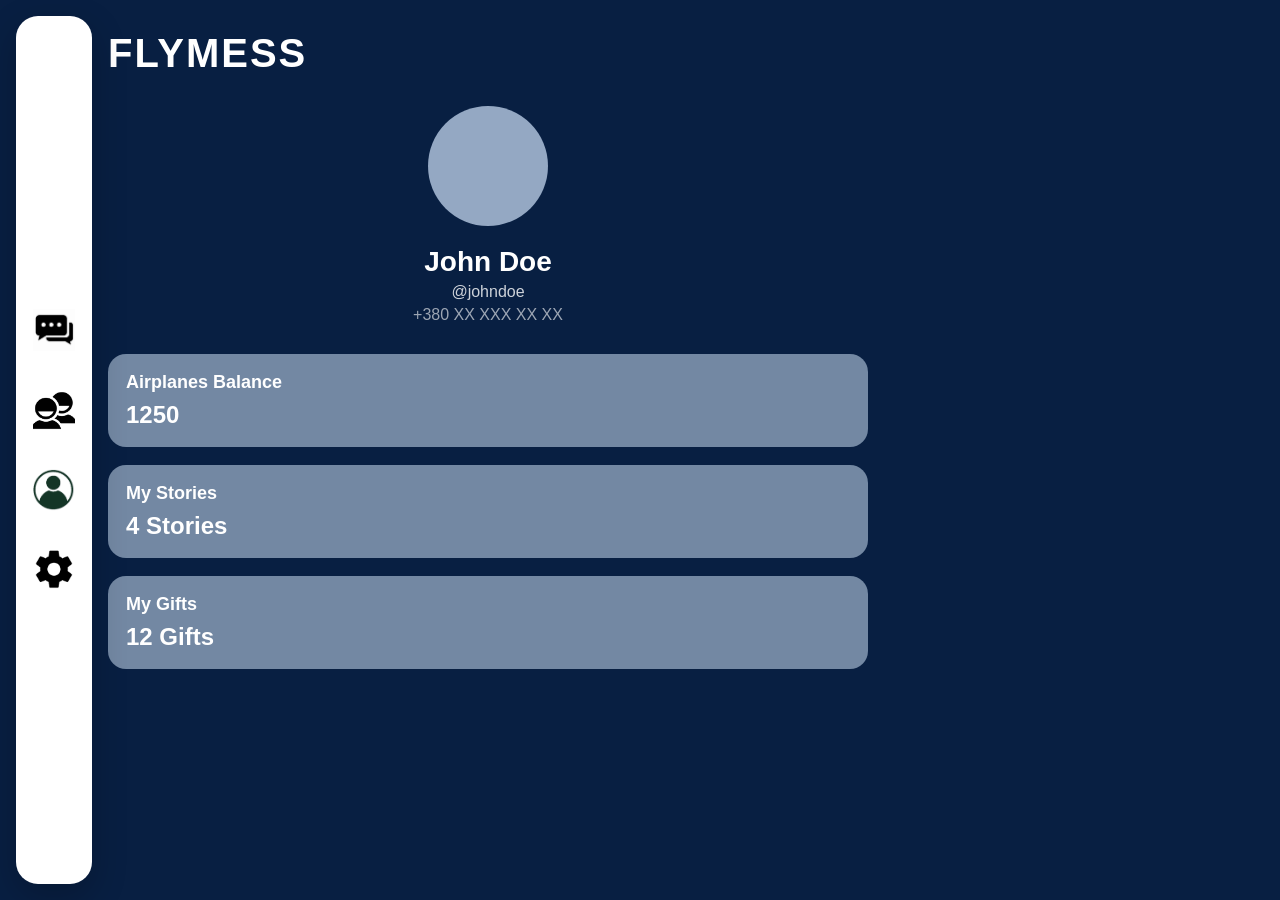
<file: profile.html>
<!DOCTYPE html>
<html lang="en">
<head>
<meta charset="UTF-8">
<meta name="viewport" content="width=device-width, initial-scale=1.0">
<title>FLYMESS Profile</title>
<link rel="stylesheet" href="profile.css">
<link rel="stylesheet" href="pc.css">
</head>
<body>

<div class="app">

<div class="logo">FLYMESS</div>

<div class="profile">

<div class="avatar"></div>

<div class="name">John Doe</div>

<div class="user">@johndoe</div>

<div class="phone">+380 XX XXX XX XX</div>

</div>

<div class="card">
<h3>Airplanes Balance</h3>
<p>1250</p>
</div>

<div class="card">
<h3>My Stories</h3>
<p>4 Stories</p>
</div>

<div class="card">
<h3>My Gifts</h3>
<p>12 Gifts</p>
</div>

<div class="bottom">

<a href="index.html">
<img src="chats.png" width="50px" height="50px">
</a>

<a href="contacts.html">
<img src="contacts.png" width="50px" height="50px">
</a>

<a href="profile.html">
<img src="profilef.png" width="50px" height="50px">
</a>

<a href="settings.html">
<img src="settings.png" width="50px" height="50px">
</a>

</div>

</div>

<script src="desktop.js"></script>
</body>
</html>
</file>
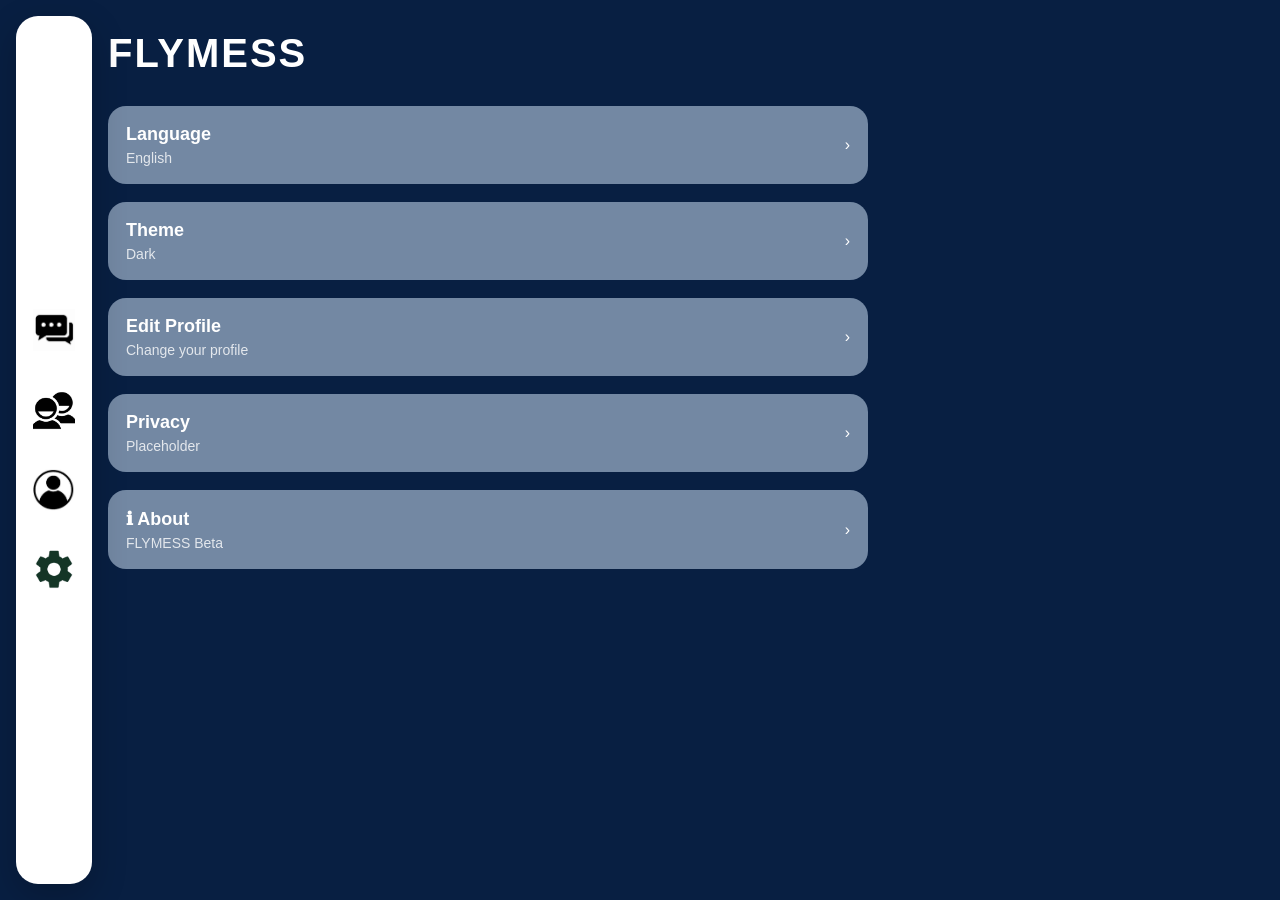
<file: settings.html>
<!DOCTYPE html>
<html lang="en">
<head>
<meta charset="UTF-8">
<meta name="viewport" content="width=device-width, initial-scale=1.0">
<title>FLYMESS Settings</title>
<link rel="stylesheet" href="settings.css">
<link rel="stylesheet" href="pc.css">
</head>
<body>

<div class="app">

<div class="logo">FLYMESS</div>

<div class="item">
<div>
<div class="title">Language</div>
<div class="sub">English</div>
</div>
<div>›</div>
</div>

<div class="item">
<div>
<div class="title">Theme</div>
<div class="sub">Dark</div>
</div>
<div>›</div>
</div>

<div class="item">
<div>
<div class="title">Edit Profile</div>
<div class="sub">Change your profile</div>
</div>
<div>›</div>
</div>

<div class="item">
<div>
<div class="title">Privacy</div>
<div class="sub">Placeholder</div>
</div>
<div>›</div>
</div>

<div class="item">
<div>
<div class="title">ℹ About</div>
<div class="sub">FLYMESS Beta</div>
</div>
<div>›</div>
</div>

<div class="bottom">

<a href="index.html">
<img src="chats.png" width="50px" height="50px">
</a>

<a href="contacts.html">
<img src="contacts.png" width="50px" height="50px">
</a>

<a href="profile.html">
<img src="profile.png" width="50px" height="50px">
</a>

<a href="settings.html">
<img src="settingf.png" width="50px" height="50px">
</a>

</div>

</div>

<script src="desktop.js"></script>
</body>
</html>
</file>
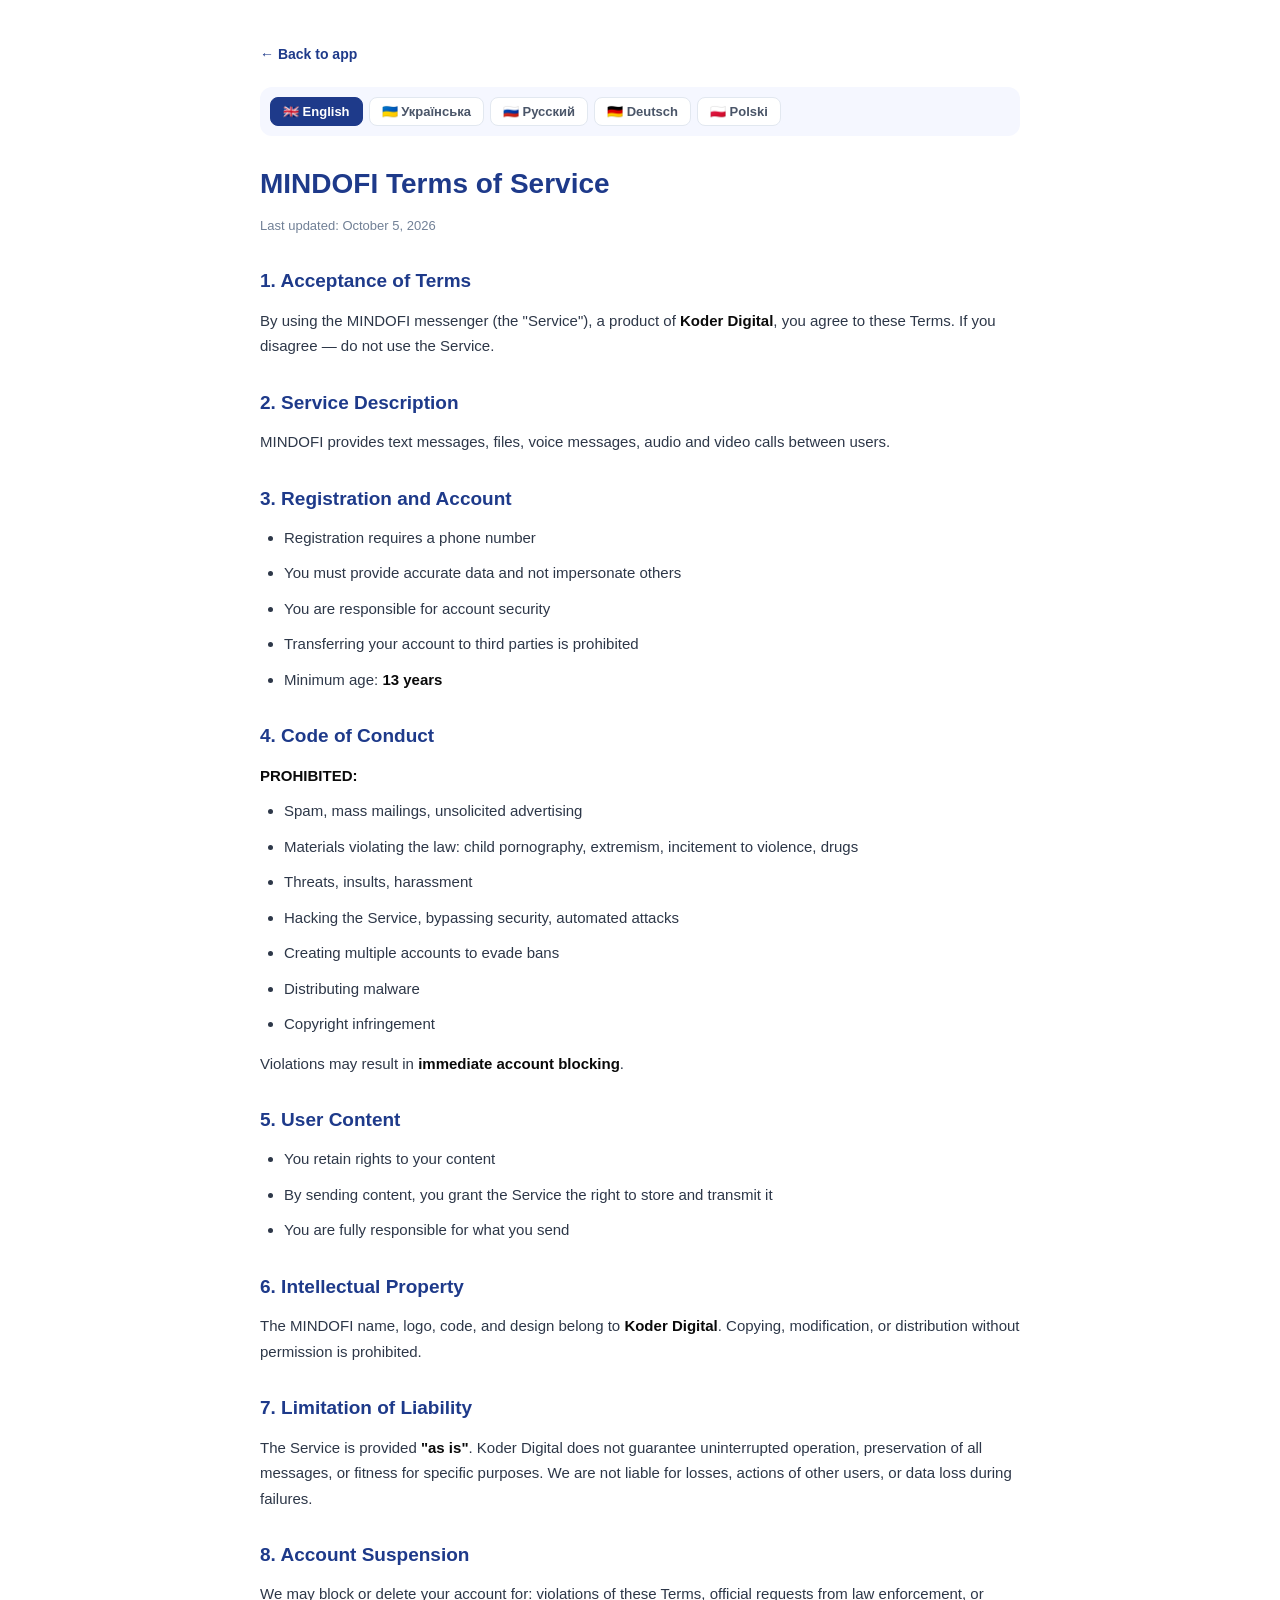
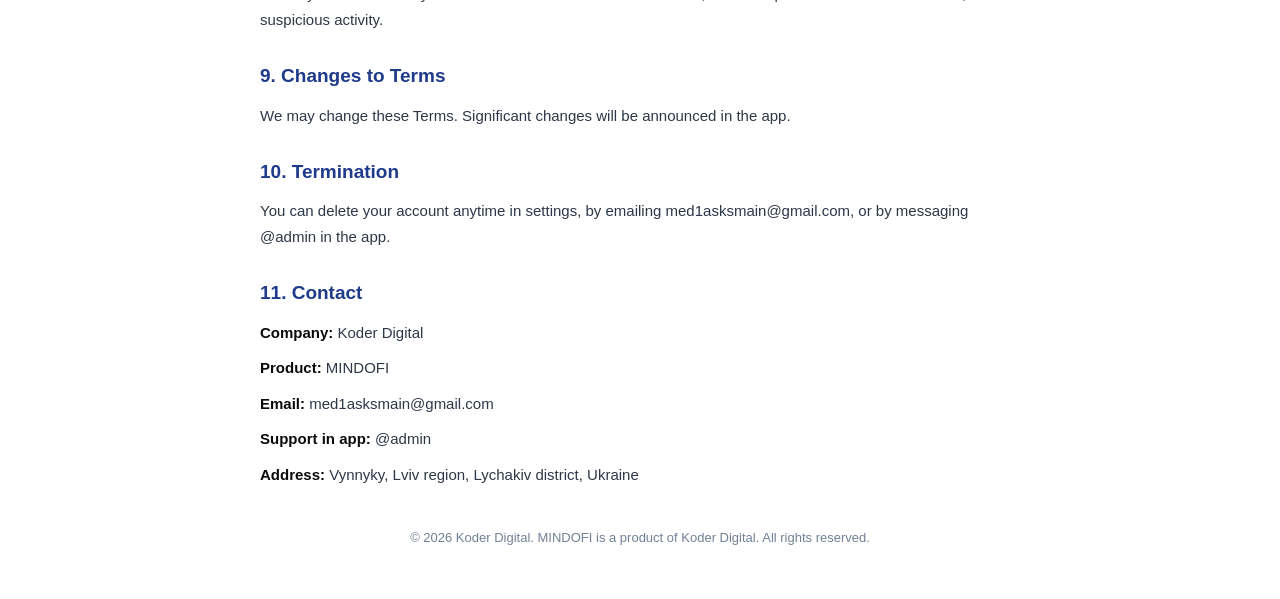
<file: terms.html>
<!DOCTYPE html>
<html lang="en">
<head>
<meta charset="UTF-8">
<meta name="viewport" content="width=device-width, initial-scale=1.0">
<title>Terms of Service — MINDOFI</title>
<link rel="icon" type="image/png" href="logo.png">
<style>
  * { box-sizing: border-box; margin: 0; padding: 0; }
  body {
    font-family: -apple-system, BlinkMacSystemFont, "Segoe UI", Roboto, sans-serif;
    background: #ffffff; color: #0a0a0a;
    line-height: 1.7; padding: 40px 20px;
    max-width: 800px; margin: 0 auto;
  }
  h1 { color: #1e3a8a; font-size: 28px; margin-bottom: 8px; }
  h2 { color: #1e3a8a; font-size: 19px; margin-top: 28px; margin-bottom: 10px; }
  p, li { font-size: 15px; margin-bottom: 10px; color: #2d3748; }
  ul { padding-left: 24px; margin-bottom: 14px; }
  .date { color: #718096; font-size: 13px; margin-bottom: 20px; }
  .back { display: inline-block; margin-bottom: 20px; color: #1e3a8a; text-decoration: none; font-weight: 600; font-size: 14px; }
  .back:hover { text-decoration: underline; }
  strong { color: #0a0a0a; }
  .lang-switch {
    display: flex; flex-wrap: wrap; gap: 6px;
    margin-bottom: 24px; padding: 10px;
    background: #f5f7ff; border-radius: 12px;
  }
  .lang-switch button {
    padding: 6px 12px; border-radius: 8px;
    border: 1.5px solid #e2e8f0; background: #ffffff;
    color: #4a5568; font-size: 13px; font-weight: 600;
    cursor: pointer; font-family: inherit;
    transition: all 0.15s;
  }
  .lang-switch button:hover { border-color: #1e3a8a; color: #1e3a8a; }
  .lang-switch button.active { background: #1e3a8a; color: #fff; border-color: #1e3a8a; }
</style>
</head>
<body>

<a href="app.html" class="back" id="backLink">← Back to app</a>

<div class="lang-switch" id="langSwitch">
  <button data-lang="en" class="active">🇬🇧 English</button>
  <button data-lang="uk">🇺🇦 Українська</button>
  <button data-lang="ru">🇷🇺 Русский</button>
  <button data-lang="de">🇩🇪 Deutsch</button>
  <button data-lang="pl">🇵🇱 Polski</button>
</div>

<div id="content"></div>

<script>
const CONTACT = {
  email: "med1asksmain@gmail.com",
  support: "@admin",
  company: "Koder Digital",
  product: "MINDOFI",
  address: {
    en: "Vynnyky, Lviv region, Lychakiv district, Ukraine",
    uk: "м. Винники, Львівська область, Личаківський район",
    ru: "г. Винники, Львовская область, Личаковский район",
    de: "Vynnyky, Region Lwiw, Bezirk Lychakiw, Ukraine",
    pl: "Wynnyky, obwód lwowski, rejon łyczakowski, Ukraina"
  }
};

const T = {
  en: {
    back: "← Back to app",
    title: "MINDOFI Terms of Service",
    date: "Last updated: October 5, 2026",
    sections: [
      { h: "1. Acceptance of Terms", b: `<p>By using the MINDOFI messenger (the "Service"), a product of <strong>${CONTACT.company}</strong>, you agree to these Terms. If you disagree — do not use the Service.</p>` },
      { h: "2. Service Description", b: `<p>MINDOFI provides text messages, files, voice messages, audio and video calls between users.</p>` },
      { h: "3. Registration and Account", b: `<ul><li>Registration requires a phone number</li><li>You must provide accurate data and not impersonate others</li><li>You are responsible for account security</li><li>Transferring your account to third parties is prohibited</li><li>Minimum age: <strong>13 years</strong></li></ul>` },
      { h: "4. Code of Conduct", b: `<p><strong>PROHIBITED:</strong></p><ul><li>Spam, mass mailings, unsolicited advertising</li><li>Materials violating the law: child pornography, extremism, incitement to violence, drugs</li><li>Threats, insults, harassment</li><li>Hacking the Service, bypassing security, automated attacks</li><li>Creating multiple accounts to evade bans</li><li>Distributing malware</li><li>Copyright infringement</li></ul><p>Violations may result in <strong>immediate account blocking</strong>.</p>` },
      { h: "5. User Content", b: `<ul><li>You retain rights to your content</li><li>By sending content, you grant the Service the right to store and transmit it</li><li>You are fully responsible for what you send</li></ul>` },
      { h: "6. Intellectual Property", b: `<p>The MINDOFI name, logo, code, and design belong to <strong>${CONTACT.company}</strong>. Copying, modification, or distribution without permission is prohibited.</p>` },
      { h: "7. Limitation of Liability", b: `<p>The Service is provided <strong>"as is"</strong>. ${CONTACT.company} does not guarantee uninterrupted operation, preservation of all messages, or fitness for specific purposes. We are not liable for losses, actions of other users, or data loss during failures.</p>` },
      { h: "8. Account Suspension", b: `<p>We may block or delete your account for: violations of these Terms, official requests from law enforcement, or suspicious activity.</p>` },
      { h: "9. Changes to Terms", b: `<p>We may change these Terms. Significant changes will be announced in the app.</p>` },
      { h: "10. Termination", b: `<p>You can delete your account anytime in settings, by emailing ${CONTACT.email}, or by messaging ${CONTACT.support} in the app.</p>` },
      { h: "11. Contact", b: `<p><strong>Company:</strong> ${CONTACT.company}</p><p><strong>Product:</strong> ${CONTACT.product}</p><p><strong>Email:</strong> ${CONTACT.email}</p><p><strong>Support in app:</strong> ${CONTACT.support}</p><p><strong>Address:</strong> ${CONTACT.address.en}</p>` }
    ],
    footer: `© 2026 ${CONTACT.company}. MINDOFI is a product of ${CONTACT.company}. All rights reserved.`
  },
  uk: {
    back: "← Назад у додаток",
    title: "Угода користувача MINDOFI",
    date: "Останнє оновлення: 5 жовтня 2026 р.",
    sections: [
      { h: "1. Прийняття умов", b: `<p>Використовуючи месенджер MINDOFI (далі — «Сервіс»), продукт компанії <strong>${CONTACT.company}</strong>, ви погоджуєтесь з цією Угодою. Якщо не згодні — не користуйтесь Сервісом.</p>` },
      { h: "2. Опис Сервісу", b: `<p>MINDOFI надає можливість обміну текстовими повідомленнями, файлами, голосовими повідомленнями, а також аудіо- та відеодзвінками.</p>` },
      { h: "3. Реєстрація та акаунт", b: `<ul><li>Для користування потрібна реєстрація з номером телефону</li><li>Ви зобов'язуєтесь надавати достовірні дані й не видавати себе за інших</li><li>Ви несете відповідальність за безпеку акаунта</li><li>Передача акаунта третім особам заборонена</li><li>Мінімальний вік: <strong>13 років</strong></li></ul>` },
      { h: "4. Правила поведінки", b: `<p><strong>ЗАБОРОНЕНО:</strong></p><ul><li>Спам, масові розсилки, реклама без згоди</li><li>Матеріали, що порушують закон: дитяча порнографія, екстремізм, заклики до насильства, наркотики</li><li>Погрози, образи, переслідування</li><li>Злам Сервісу, обхід захисту, автоматизовані атаки</li><li>Створення кількох акаунтів для обходу банів</li><li>Розповсюдження шкідливого ПЗ</li><li>Порушення авторських прав</li></ul><p>За порушення — <strong>блокування без попередження</strong>.</p>` },
      { h: "5. Контент користувача", b: `<ul><li>Ви зберігаєте права на свій контент</li><li>Надсилаючи контент, ви даєте Сервісу право зберігати й передавати його</li><li>Ви несете повну відповідальність за надіслане</li></ul>` },
      { h: "6. Інтелектуальна власність", b: `<p>Назва MINDOFI, логотип, код і дизайн належать <strong>${CONTACT.company}</strong>. Копіювання, модифікація чи розповсюдження без дозволу заборонені.</p>` },
      { h: "7. Обмеження відповідальності", b: `<p>Сервіс надається <strong>«як є»</strong>. ${CONTACT.company} не гарантує безперебійну роботу, збереження всіх повідомлень чи відповідність конкретним задачам. Не несемо відповідальності за збитки, дії інших користувачів чи втрату даних при збоях.</p>` },
      { h: "8. Блокування акаунта", b: `<p>Ми можемо заблокувати чи видалити акаунт за: порушення цієї Угоди, офіційні запити правоохоронних органів, підозрілу активність.</p>` },
      { h: "9. Зміни умов", b: `<p>Ми можемо змінювати Угоду. Про суттєві зміни повідомимо у додатку.</p>` },
      { h: "10. Припинення використання", b: `<p>Ви можете видалити акаунт у налаштуваннях, написавши на ${CONTACT.email} або ${CONTACT.support} у додатку.</p>` },
      { h: "11. Контакти", b: `<p><strong>Компанія:</strong> ${CONTACT.company}</p><p><strong>Продукт:</strong> ${CONTACT.product}</p><p><strong>Email:</strong> ${CONTACT.email}</p><p><strong>Підтримка в додатку:</strong> ${CONTACT.support}</p><p><strong>Адреса:</strong> ${CONTACT.address.uk}</p>` }
    ],
    footer: `© 2026 ${CONTACT.company}. MINDOFI — продукт компанії ${CONTACT.company}. Усі права захищені.`
  },
  ru: {
    back: "← Назад в приложение",
    title: "Пользовательское соглашение MINDOFI",
    date: "Дата последнего обновления: 5 октября 2026 г.",
    sections: [
      { h: "1. Принятие условий", b: `<p>Используя мессенджер MINDOFI (далее — «Сервис»), продукт компании <strong>${CONTACT.company}</strong>, вы соглашаетесь с настоящим Соглашением. Если не согласны — не используйте Сервис.</p>` },
      { h: "2. Описание Сервиса", b: `<p>MINDOFI предоставляет возможность обмена текстовыми сообщениями, файлами, голосовыми сообщениями, а также аудио- и видеозвонками.</p>` },
      { h: "3. Регистрация и аккаунт", b: `<ul><li>Для использования требуется регистрация с номером телефона</li><li>Вы обязуетесь предоставлять достоверные данные и не выдавать себя за других</li><li>Вы несёте ответственность за безопасность аккаунта</li><li>Передача аккаунта третьим лицам запрещена</li><li>Минимальный возраст: <strong>13 лет</strong></li></ul>` },
      { h: "4. Правила поведения", b: `<p><strong>ЗАПРЕЩЕНО:</strong></p><ul><li>Спам, массовые рассылки, реклама без согласия</li><li>Материалы, нарушающие закон: детская порнография, экстремизм, призывы к насилию, наркотики</li><li>Угрозы, оскорбления, преследования</li><li>Взлом Сервиса, обход защиты, автоматизированные атаки</li><li>Создание нескольких аккаунтов для обхода банов</li><li>Распространение вредоносного ПО</li><li>Нарушение авторских прав</li></ul><p>За нарушение — <strong>блокировка без предупреждения</strong>.</p>` },
      { h: "5. Контент пользователя", b: `<ul><li>Вы сохраняете права на свой контент</li><li>Отправляя контент, вы даёте Сервису право хранить и передавать его</li><li>Вы несёте полную ответственность за отправленное</li></ul>` },
      { h: "6. Интеллектуальная собственность", b: `<p>Название MINDOFI, логотип, код и дизайн принадлежат <strong>${CONTACT.company}</strong>. Копирование, модификация или распространение без разрешения запрещены.</p>` },
      { h: "7. Ограничение ответственности", b: `<p>Сервис предоставляется <strong>«как есть»</strong>. ${CONTACT.company} не гарантирует бесперебойную работу, сохранение всех сообщений или соответствие конкретным задачам. Не несём ответственности за убытки, действия других пользователей или потерю данных при сбоях.</p>` },
      { h: "8. Блокировка аккаунта", b: `<p>Мы можем заблокировать или удалить аккаунт за: нарушение Соглашения, официальные запросы правоохранительных органов, подозрительную активность.</p>` },
      { h: "9. Изменения условий", b: `<p>Мы можем изменять Соглашение. О существенных изменениях уведомим в приложении.</p>` },
      { h: "10. Прекращение использования", b: `<p>Вы можете удалить аккаунт в настройках, написав на ${CONTACT.email} или ${CONTACT.support} в приложении.</p>` },
      { h: "11. Контакты", b: `<p><strong>Компания:</strong> ${CONTACT.company}</p><p><strong>Продукт:</strong> ${CONTACT.product}</p><p><strong>Email:</strong> ${CONTACT.email}</p><p><strong>Поддержка в приложении:</strong> ${CONTACT.support}</p><p><strong>Адрес:</strong> ${CONTACT.address.ru}</p>` }
    ],
    footer: `© 2026 ${CONTACT.company}. MINDOFI — продукт компании ${CONTACT.company}. Все права защищены.`
  },
  de: {
    back: "← Zurück zur App",
    title: "MINDOFI Nutzungsbedingungen",
    date: "Zuletzt aktualisiert: 5. Oktober 2026",
    sections: [
      { h: "1. Annahme der Bedingungen", b: `<p>Durch die Nutzung des MINDOFI-Messengers (der „Dienst"), ein Produkt von <strong>${CONTACT.company}</strong>, stimmen Sie diesen Bedingungen zu. Wenn Sie nicht einverstanden sind — nutzen Sie den Dienst nicht.</p>` },
      { h: "2. Beschreibung des Dienstes", b: `<p>MINDOFI bietet Textnachrichten, Dateien, Sprachnachrichten sowie Audio- und Videoanrufe zwischen Nutzern.</p>` },
      { h: "3. Registrierung und Konto", b: `<ul><li>Für die Nutzung ist eine Registrierung mit Telefonnummer erforderlich</li><li>Sie verpflichten sich, korrekte Daten anzugeben und sich nicht als andere auszugeben</li><li>Sie sind für die Kontosicherheit verantwortlich</li><li>Die Übertragung des Kontos an Dritte ist verboten</li><li>Mindestalter: <strong>13 Jahre</strong></li></ul>` },
      { h: "4. Verhaltensregeln", b: `<p><strong>VERBOTEN:</strong></p><ul><li>Spam, Massenaussendungen, unerwünschte Werbung</li><li>Rechtswidrige Inhalte: Kinderpornografie, Extremismus, Aufrufe zur Gewalt, Drogen</li><li>Drohungen, Beleidigungen, Belästigung</li><li>Hacking des Dienstes, Umgehung der Sicherheit, automatisierte Angriffe</li><li>Erstellen mehrerer Konten zur Umgehung von Sperren</li><li>Verbreitung von Malware</li><li>Urheberrechtsverletzungen</li></ul><p>Bei Verstößen — <strong>sofortige Kontosperrung</strong>.</p>` },
      { h: "5. Nutzerinhalte", b: `<ul><li>Sie behalten die Rechte an Ihren Inhalten</li><li>Durch das Senden von Inhalten gewähren Sie dem Dienst das Recht, diese zu speichern und zu übertragen</li><li>Sie sind voll verantwortlich für das Gesendete</li></ul>` },
      { h: "6. Geistiges Eigentum", b: `<p>Name MINDOFI, Logo, Code und Design gehören <strong>${CONTACT.company}</strong>. Kopieren, Ändern oder Verbreiten ohne Erlaubnis ist verboten.</p>` },
      { h: "7. Haftungsbeschränkung", b: `<p>Der Dienst wird <strong>„wie besehen"</strong> bereitgestellt. ${CONTACT.company} garantiert weder unterbrechungsfreien Betrieb noch Erhalt aller Nachrichten noch Eignung für bestimmte Zwecke. Wir haften nicht für Verluste, Handlungen anderer Nutzer oder Datenverlust bei Ausfällen.</p>` },
      { h: "8. Kontosperrung", b: `<p>Wir können Ihr Konto sperren oder löschen bei: Verstößen gegen diese Bedingungen, offiziellen Anfragen von Strafverfolgungsbehörden, verdächtiger Aktivität.</p>` },
      { h: "9. Änderungen der Bedingungen", b: `<p>Wir können diese Bedingungen ändern. Wesentliche Änderungen werden in der App angekündigt.</p>` },
      { h: "10. Beendigung", b: `<p>Sie können Ihr Konto jederzeit in den Einstellungen, per E-Mail an ${CONTACT.email} oder ${CONTACT.support} in der App löschen.</p>` },
      { h: "11. Kontakt", b: `<p><strong>Unternehmen:</strong> ${CONTACT.company}</p><p><strong>Produkt:</strong> ${CONTACT.product}</p><p><strong>E-Mail:</strong> ${CONTACT.email}</p><p><strong>Support in der App:</strong> ${CONTACT.support}</p><p><strong>Adresse:</strong> ${CONTACT.address.de}</p>` }
    ],
    footer: `© 2026 ${CONTACT.company}. MINDOFI ist ein Produkt von ${CONTACT.company}. Alle Rechte vorbehalten.`
  },
  pl: {
    back: "← Powrót do aplikacji",
    title: "Regulamin MINDOFI",
    date: "Ostatnia aktualizacja: 5 października 2026",
    sections: [
      { h: "1. Akceptacja warunków", b: `<p>Korzystając z komunikatora MINDOFI (dalej — „Usługa"), produktu firmy <strong>${CONTACT.company}</strong>, akceptujesz niniejszy Regulamin. Jeśli się nie zgadzasz — nie korzystaj z Usługi.</p>` },
      { h: "2. Opis Usługi", b: `<p>MINDOFI umożliwia wymianę wiadomości tekstowych, plików, wiadomości głosowych oraz połączeń audio i wideo między użytkownikami.</p>` },
      { h: "3. Rejestracja i konto", b: `<ul><li>Do korzystania wymagana jest rejestracja z numerem telefonu</li><li>Zobowiązujesz się podawać prawdziwe dane i nie podszywać się pod inne osoby</li><li>Odpowiadasz za bezpieczeństwo konta</li><li>Przekazywanie konta osobom trzecim jest zabronione</li><li>Minimalny wiek: <strong>13 lat</strong></li></ul>` },
      { h: "4. Zasady zachowania", b: `<p><strong>ZABRONIONE:</strong></p><ul><li>Spam, masowe wysyłki, reklama bez zgody</li><li>Treści niezgodne z prawem: pornografia dziecięca, ekstremizm, nawoływanie do przemocy, narkotyki</li><li>Grozby, obraźliwe słowa, nękanie</li><li>Hakowanie Usługi, obchodzenie zabezpieczeń, ataki automatyczne</li><li>Tworzenie wielu kont w celu obejścia blokad</li><li>Rozpowszechnianie złośliwego oprogramowania</li><li>Naruszenia praw autorskich</li></ul><p>Za naruszenia — <strong>natychmiastowa blokada konta</strong>.</p>` },
      { h: "5. Treści użytkownika", b: `<ul><li>Zachowujesz prawa do swoich treści</li><li>Wysyłając treści, udzielasz Usłudze prawa do ich przechowywania i przekazywania</li><li>Ponosisz pełną odpowiedzialność za wysyłane treści</li></ul>` },
      { h: "6. Własność intelektualna", b: `<p>Nazwa MINDOFI, logo, kod i projekt należą do <strong>${CONTACT.company}</strong>. Kopiowanie, modyfikacja lub rozpowszechnianie bez pozwolenia są zabronione.</p>` },
      { h: "7. Ograniczenie odpowiedzialności", b: `<p>Usługa świadczona jest <strong>„tak jak jest"</strong>. ${CONTACT.company} nie gwarantuje nieprzerwanego działania, zachowania wszystkich wiadomości ani przydatności do konkretnych celów. Nie odpowiadamy za straty, działania innych użytkowników ani utratę danych podczas awarii.</p>` },
      { h: "8. Blokada konta", b: `<p>Możemy zablokować lub usunąć Twoje konto za: naruszenia Regulaminu, oficjalne żądania organów ścigania, podejrzaną aktywność.</p>` },
      { h: "9. Zmiany warunków", b: `<p>Możemy zmieniać Regulamin. O istotnych zmianach poinformujemy w aplikacji.</p>` },
      { h: "10. Zakończenie korzystania", b: `<p>Możesz usunąć konto w ustawieniach, pisząc na ${CONTACT.email} lub ${CONTACT.support} w aplikacji.</p>` },
      { h: "11. Kontakt", b: `<p><strong>Firma:</strong> ${CONTACT.company}</p><p><strong>Produkt:</strong> ${CONTACT.product}</p><p><strong>Email:</strong> ${CONTACT.email}</p><p><strong>Wsparcie w aplikacji:</strong> ${CONTACT.support}</p><p><strong>Adres:</strong> ${CONTACT.address.pl}</p>` }
    ],
    footer: `© 2026 ${CONTACT.company}. MINDOFI to produkt ${CONTACT.company}. Wszelkie prawa zastrzeżone.`
  }
};

let LANG = localStorage.getItem('mindofi_legal_lang') || 'en';

function render() {
  const t = T[LANG] || T.en;
  document.documentElement.lang = LANG;
  document.getElementById('backLink').textContent = t.back;

  let html = '<h1>' + t.title + '</h1>';
  html += '<p class="date">' + t.date + '</p>';
  t.sections.forEach(s => { html += '<h2>' + s.h + '</h2>' + s.b; });
  html += '<p style="margin-top:40px;color:#718096;font-size:13px;text-align:center">' + t.footer + '</p>';

  document.getElementById('content').innerHTML = html;

  document.querySelectorAll('.lang-switch button').forEach(b => {
    b.classList.toggle('active', b.dataset.lang === LANG);
  });
}

document.querySelectorAll('.lang-switch button').forEach(b => {
  b.addEventListener('click', () => {
    LANG = b.dataset.lang;
    localStorage.setItem('mindofi_legal_lang', LANG);
    render();
  });
});

render();
</script>

</body>
</html>
</file>
<file: chat.css>
*{
margin:0;
padding:0;
box-sizing:border-box;
font-family:Arial,Helvetica,sans-serif;
}

body{
background:#0b2d5b;
color:#fff;
}

.app{
max-width:430px;
margin:auto;
height:100vh;
display:flex;
flex-direction:column;
}

.top{
height:75px;
display:flex;
align-items:center;
padding:15px;
background:#12396b;
border-bottom:1px solid rgba(255,255,255,.08);
}

.back{
font-size:28px;
margin-right:15px;
cursor:pointer;
}

.avatar{
width:48px;
height:48px;
border-radius:50%;
background:#91a6c4;
margin-right:12px;
}

.info{
flex:1;
}

.name{
font-size:18px;
font-weight:bold;
}

.status{
font-size:13px;
opacity:.8;
margin-top:3px;
}

.menu{
font-size:26px;
}

.chat{
flex:1;
padding:20px 15px;
overflow:auto;
}

.date{
text-align:center;
margin-bottom:20px;
opacity:.7;
font-size:13px;
}

.msg{
max-width:75%;
padding:12px 15px;
margin-bottom:12px;
border-radius:18px;
line-height:1.4;
font-size:15px;
}

.left{
background:#3c587e;
border-bottom-left-radius:6px;
}

.right{
background:#2e8cff;
margin-left:auto;
border-bottom-right-radius:6px;
}

.bottom{
padding:15px;
display:flex;
gap:10px;
background:#12396b;
}

input{
flex:1;
padding:14px;
border:none;
outline:none;
border-radius:30px;
background:#6f85a1;
color:white;
font-size:15px;
}

input::placeholder{
color:#ddd;
}

.send{
width:52px;
height:52px;
border:none;
border-radius:50%;
background:#2e8cff;
color:white;
font-size:22px;
cursor:pointer;
}
</file>
<file: pc.css>
/* FLYMESS PC desktop layer */
html,body{min-width:900px;min-height:100%;}
body{background:#081f42;}
.app{max-width:none;width:100%;min-height:100vh;margin:0;padding-left:108px;padding-bottom:32px;}
.logo{letter-spacing:2px;}
.bottom{position:fixed;left:16px;top:16px;bottom:16px;transform:none;width:76px;max-width:none;background:#fff;border-radius:22px;display:flex;flex-direction:column;justify-content:center;gap:22px;padding:18px 0;z-index:50;box-shadow:0 12px 35px rgba(0,0,0,.22);}
.bottom a{display:flex;align-items:center;justify-content:center;width:100%;height:58px;}
.bottom img{width:42px;height:42px;object-fit:contain;}
header{padding:28px 34px 16px;}
.search{padding:0 34px 18px;max-width:900px;}
.search input{font-size:16px;}
.stories{padding-left:34px;padding-right:34px;}
.chat{padding:16px 34px;max-width:1000px;border-radius:14px;margin:2px 14px;}
.chat:hover{background:rgba(255,255,255,.07);}

/* Profile / contacts / settings */
.app>.logo{margin-left:0;padding-top:6px;}
.profile{max-width:760px;}
.card,.item{max-width:760px;}
.contact{max-width:900px;margin:2px 14px;border-radius:14px;}

/* Chat window */
body:has(.top) .app{padding:0;max-width:none;}
body:has(.top) .top{height:78px;padding:15px 24px;}
body:has(.top) .chat{max-width:none;margin:0;border-radius:0;padding:26px 12%;}
body:has(.top) .bottom{position:fixed;left:0;right:0;bottom:0;top:auto;transform:none;width:auto;max-width:none;border-radius:0;padding:14px 10%;display:flex;flex-direction:row;background:#12396b;box-shadow:none;}
body:has(.top) .bottom input{min-width:0;}
body:has(.top) .msg{max-width:62%;}

@media (max-width:1000px){
  .app{padding-left:96px;}
  .bottom{left:10px;width:68px;}
  .chat{max-width:none;}
}
</file>
<file: contacts.css>
*{margin:0;padding:0;box-sizing:border-box;font-family:Arial,sans-serif}
body{background:#0B2E5E;color:#fff}
.app{max-width:430px;margin:auto;min-height:100vh;padding-bottom:90px}

header{
padding:25px 20px;
display:flex;
justify-content:space-between;
align-items:center;
}

.logo{
font-size:40px;
font-weight:900;
}

.add{
width:42px;
height:42px;
border-radius:50%;
background:#2E8CFF;
display:flex;
justify-content:center;
align-items:center;
font-size:28px;
cursor:pointer;
}

.search{
padding:0 20px 20px;
}

.search input{
width:100%;
padding:14px;
border:none;
border-radius:15px;
background:#7388A3;
color:#fff;
outline:none;
}

.search input::placeholder{
color:#ddd;
}

.contact{
display:flex;
align-items:center;
padding:15px 20px;
cursor:pointer;
}

.contact:hover{
background:rgba(255,255,255,.05);
}

.avatar{
width:60px;
height:60px;
border-radius:50%;
background:#96A9C4;
margin-right:15px;
}

.info{
flex:1;
}

.name{
font-size:18px;
font-weight:bold;
}

.user{
font-size:14px;
opacity:.7;
margin-top:5px;
}

.bottom{
position:fixed;
left:50%;
transform:translateX(-50%);
bottom:15px;
width:390px;
max-width:95%;
background:#fff;
border-radius:18px;
display:flex;
justify-content:space-around;
padding:12px 0;
}

.bottom a{
text-decoration:none;
color:#0B2E5E;
font-size:12px;
font-weight:bold;
text-align:center;
}

.bottom span{
display:block;
font-size:23px;
}
.contact{display:flex;align-items:center;color:#fff;text-decoration:none;cursor:pointer;} .contact:hover{background:rgba(255,255,255,.07);} .contact .user{opacity:.7;}
</file>
<file: profile.css>
*{margin:0;padding:0;box-sizing:border-box;font-family:Arial,sans-serif}
body{background:#0B2E5E;color:#fff}
.app{max-width:430px;margin:auto;min-height:100vh;padding:25px 20px 100px}

.logo{
font-size:40px;
font-weight:900;
margin-bottom:30px;
}

.profile{
text-align:center;
margin-bottom:30px;
}

.avatar{
width:120px;
height:120px;
border-radius:50%;
background:#94A8C3;
margin:auto;
}

.name{
margin-top:20px;
font-size:28px;
font-weight:bold;
}

.user{
margin-top:5px;
opacity:.8;
}

.phone{
margin-top:5px;
opacity:.6;
}

.card{
background:#7388A3;
border-radius:18px;
padding:18px;
margin-bottom:18px;
}

.card h3{
font-size:18px;
margin-bottom:8px;
}

.card p{
font-size:24px;
font-weight:bold;
}

.bottom{
position:fixed;
left:50%;
transform:translateX(-50%);
bottom:15px;
width:390px;
max-width:95%;
background:#fff;
border-radius:18px;
display:flex;
justify-content:space-around;
padding:12px 0;
}

.bottom a{
text-decoration:none;
color:#0B2E5E;
font-size:12px;
font-weight:bold;
text-align:center;
}

.bottom span{
display:block;
font-size:23px;
}
</file>
<file: settings.css>
*{margin:0;padding:0;box-sizing:border-box;font-family:Arial,sans-serif}
body{background:#0B2E5E;color:#fff}
.app{max-width:430px;margin:auto;min-height:100vh;padding:25px 20px 100px}

.logo{
font-size:40px;
font-weight:900;
margin-bottom:30px;
}

.item{
background:#7388A3;
padding:18px;
border-radius:18px;
margin-bottom:18px;
cursor:pointer;
display:flex;
justify-content:space-between;
align-items:center;
}

.item:hover{
background:#8197b4;
}

.title{
font-size:18px;
font-weight:bold;
}

.sub{
font-size:14px;
opacity:.8;
margin-top:5px;
}

.bottom{
position:fixed;
left:50%;
transform:translateX(-50%);
bottom:15px;
width:390px;
max-width:95%;
background:#fff;
border-radius:18px;
display:flex;
justify-content:space-around;
padding:12px 0;
}

.bottom a{
text-decoration:none;
color:#0B2E5E;
font-size:12px;
font-weight:bold;
text-align:center;
}

.bottom span{
display:block;
font-size:23px;
}
</file>
